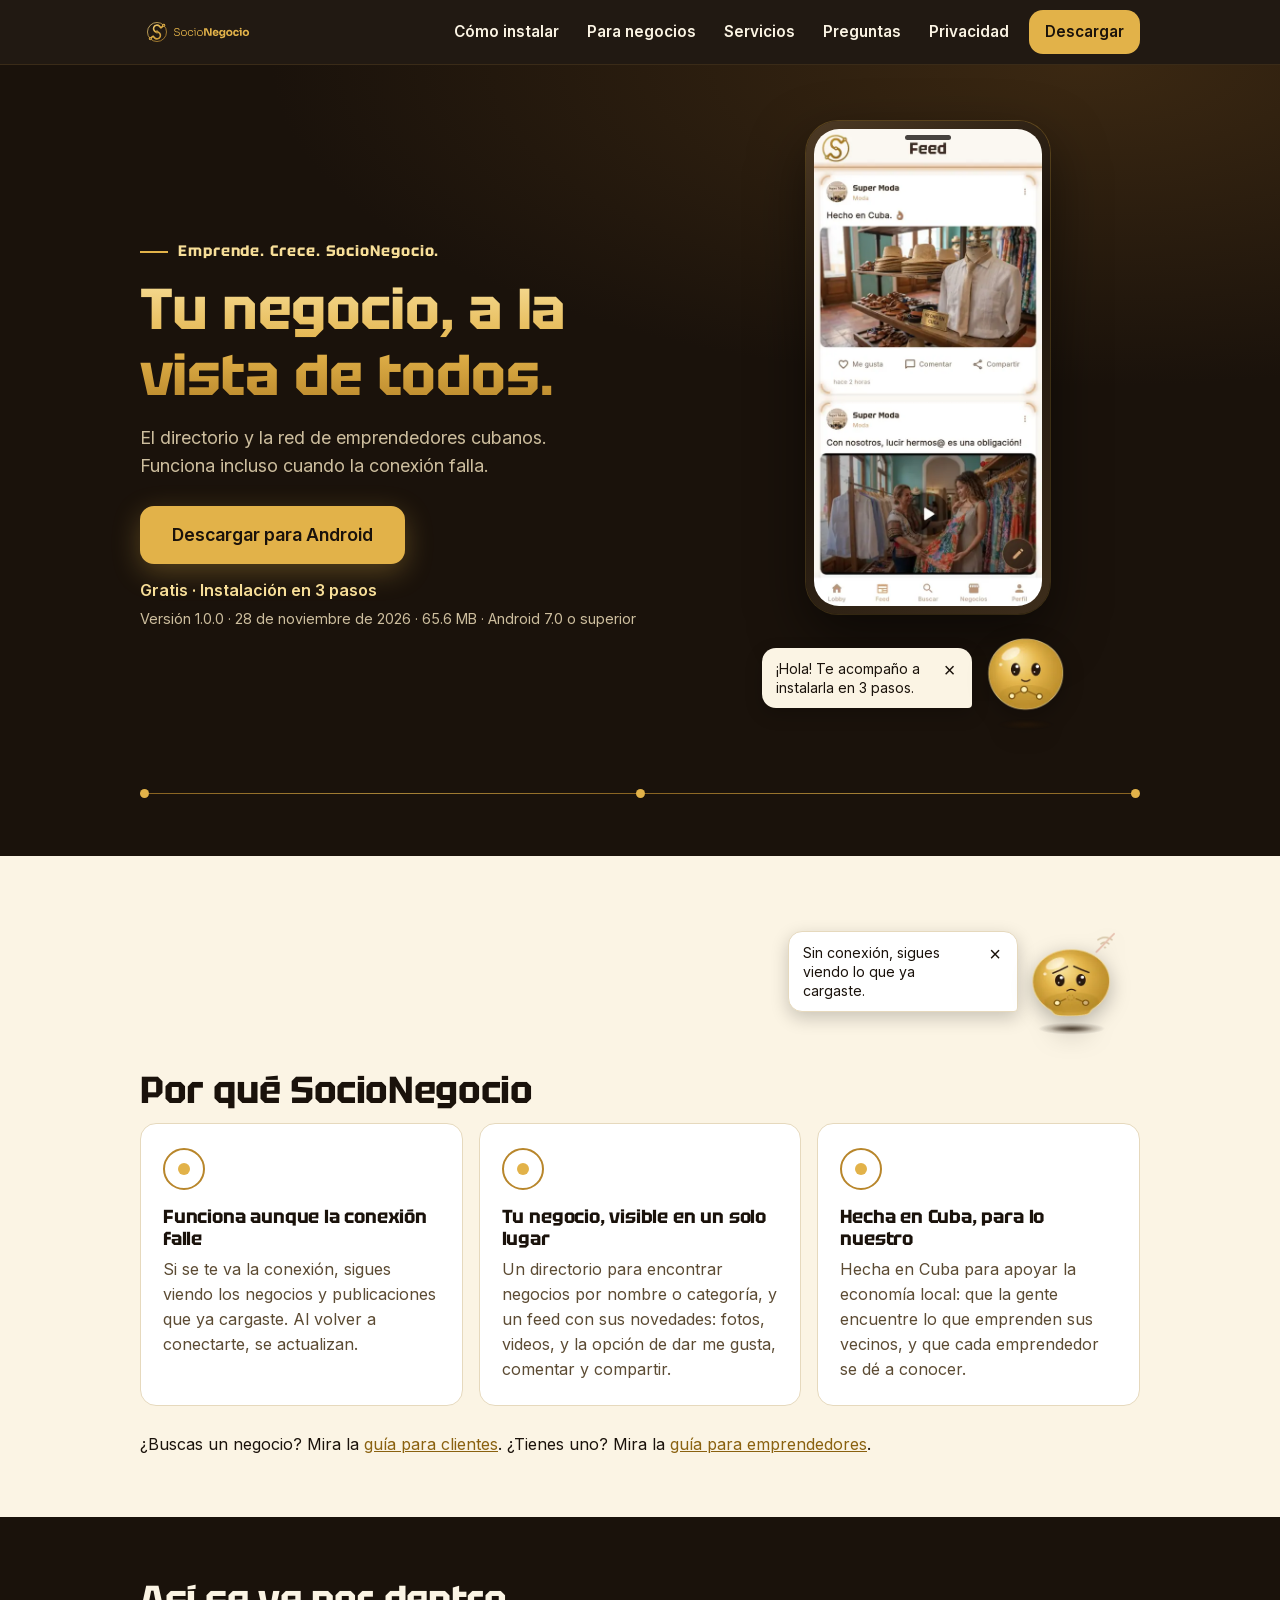
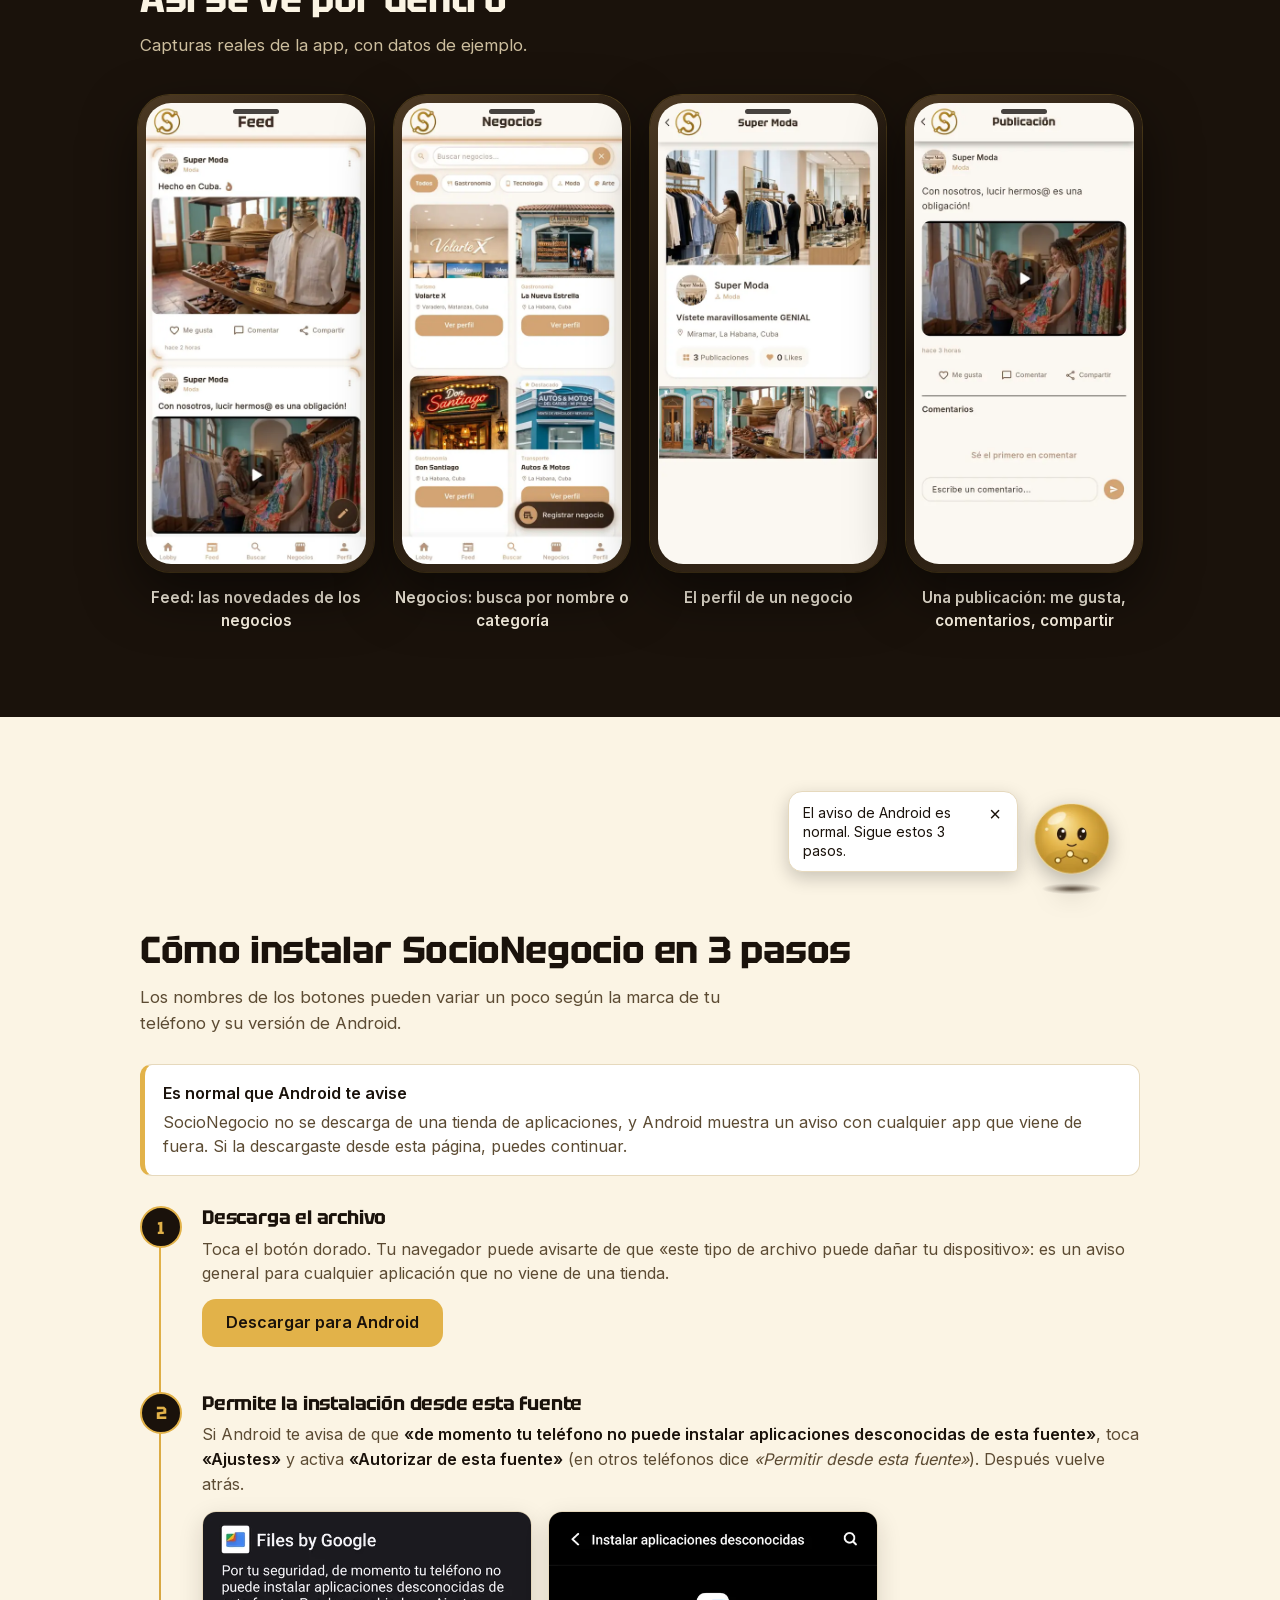
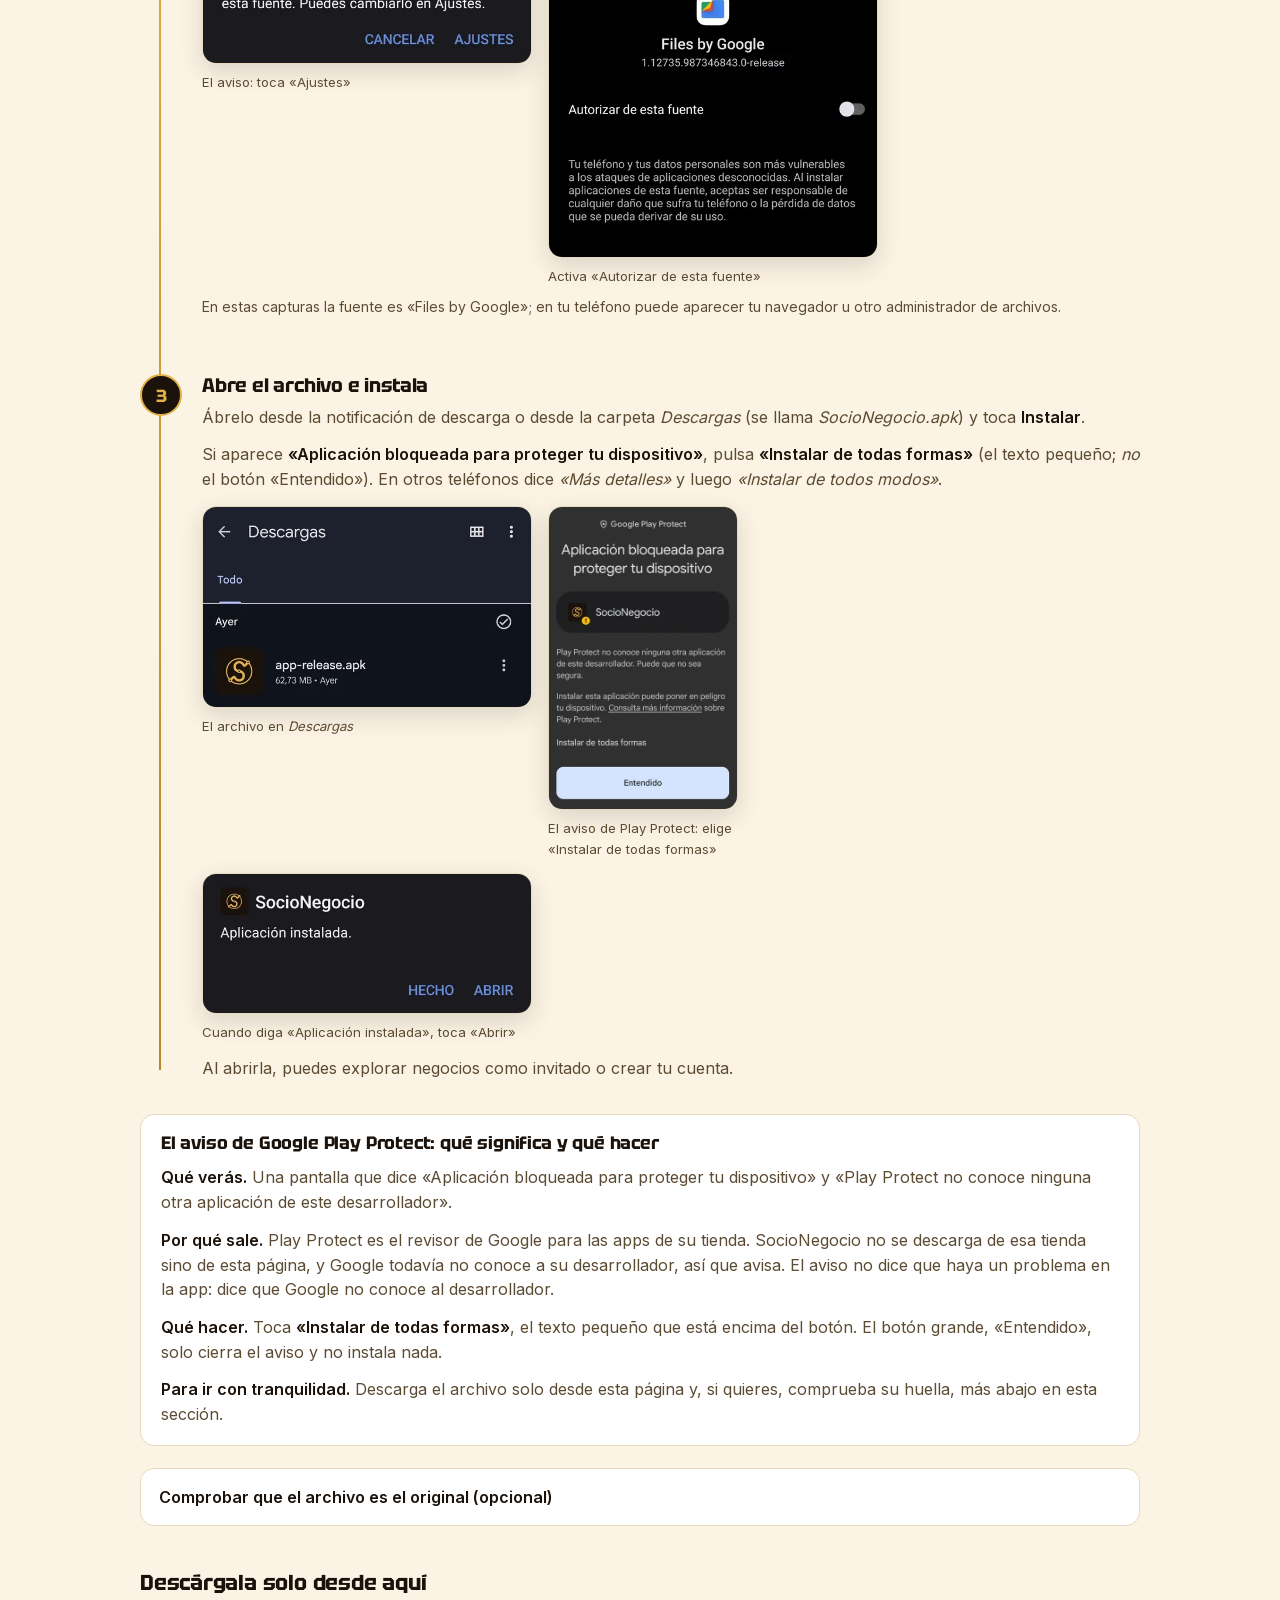
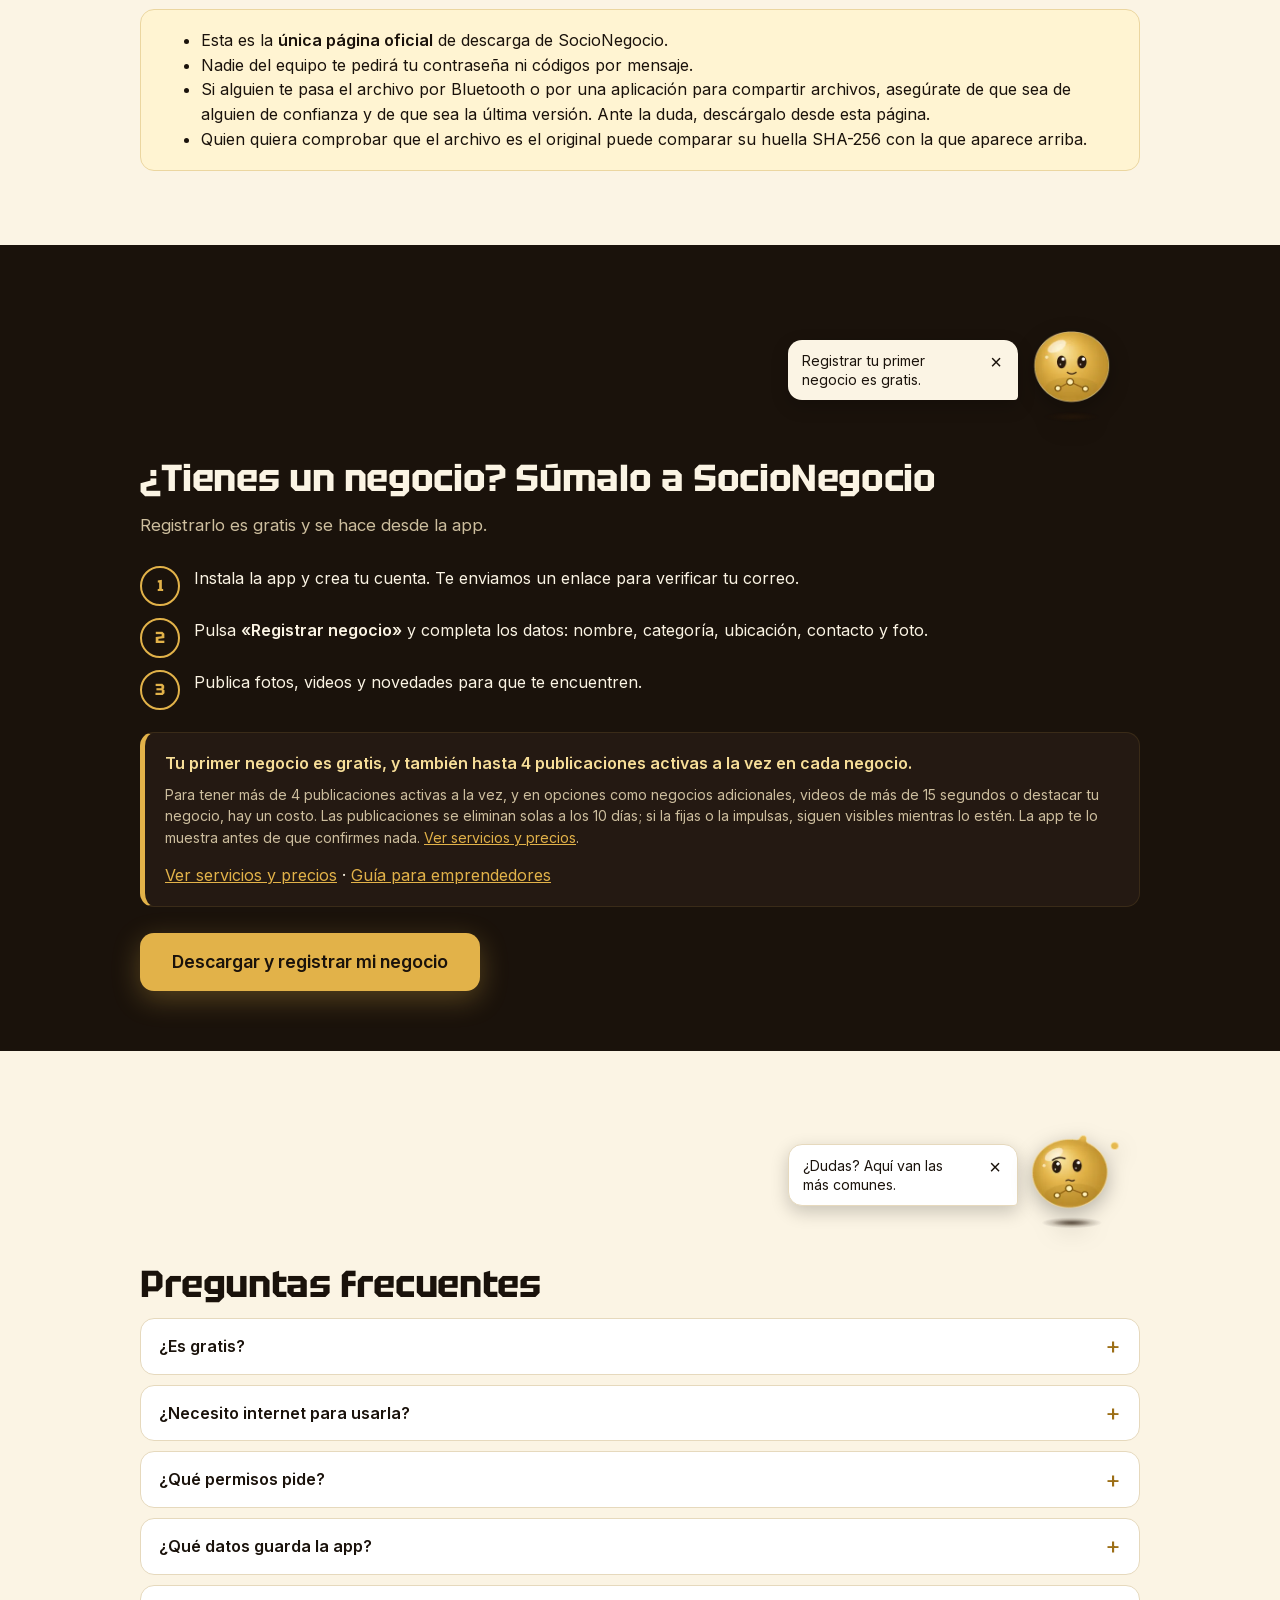
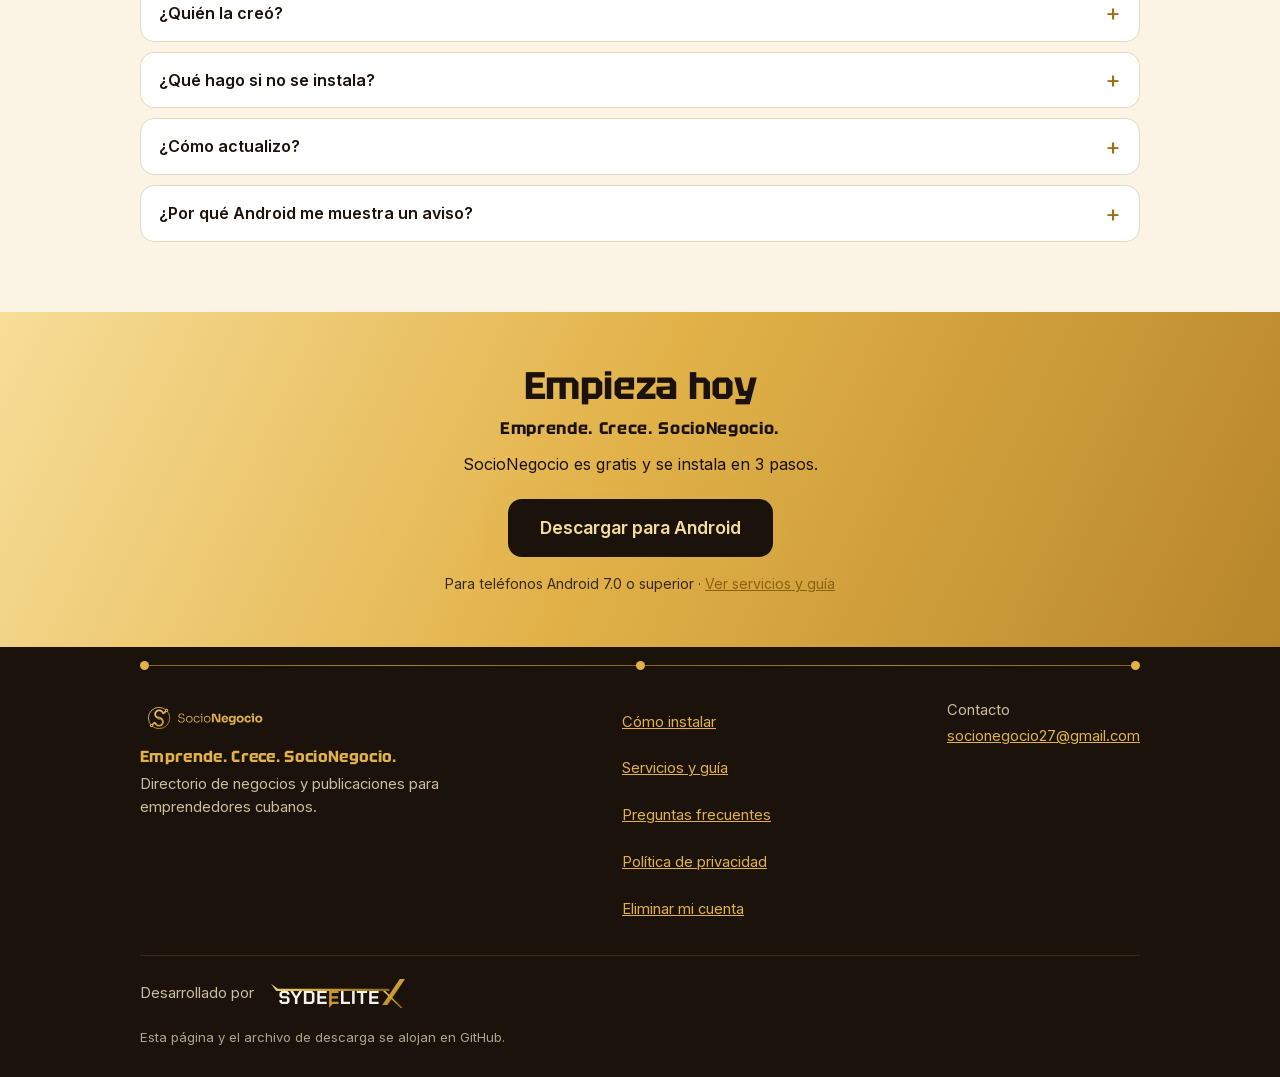
<file: index.html>
<!DOCTYPE html>
<html lang="es">
<head>
<meta charset="utf-8">
<meta name="viewport" content="width=device-width, initial-scale=1">
<title>SocioNegocio · Tu negocio, a la vista de todos</title>
<meta name="description" content="El directorio y la red de emprendedores cubanos. Descarga gratis la app para Android: funciona incluso cuando la conexión falla.">
<meta name="theme-color" content="#1A120B">
<link rel="canonical" href="https://sydelaptop.github.io/socionegocio-legal/">
<meta property="og:type" content="website">
<meta property="og:site_name" content="SocioNegocio">
<meta property="og:locale" content="es_LA">
<meta property="og:url" content="https://sydelaptop.github.io/socionegocio-legal/">
<meta property="og:title" content="SocioNegocio · Tu negocio, a la vista de todos">
<meta property="og:description" content="El directorio y la red de emprendedores cubanos. Descarga gratis la app para Android: funciona incluso cuando la conexión falla.">
<meta property="og:image" content="https://sydelaptop.github.io/socionegocio-legal/img/og.jpg">
<meta property="og:image:type" content="image/jpeg">
<meta property="og:image:width" content="1200">
<meta property="og:image:height" content="630">
<meta property="og:image:alt" content="SocioNegocio: Tu negocio, a la vista de todos. Directorio de emprendedores cubanos.">
<meta name="twitter:card" content="summary_large_image">
<meta name="twitter:title" content="SocioNegocio · Tu negocio, a la vista de todos">
<meta name="twitter:description" content="El directorio y la red de emprendedores cubanos. Descarga gratis la app para Android: funciona incluso cuando la conexión falla.">
<meta name="twitter:image" content="https://sydelaptop.github.io/socionegocio-legal/img/og.jpg">
<link rel="icon" href="favicon.ico" sizes="48x48">
<link rel="icon" href="favicon.svg" type="image/svg+xml">
<link rel="apple-touch-icon" href="apple-touch-icon.png">
<link rel="preload" href="fuentes/tektur-700.woff2" as="font" type="font/woff2" crossorigin>
<link rel="preload" href="fuentes/inter-400.woff2" as="font" type="font/woff2" crossorigin>
<script>document.documentElement.className+=' js'</script>
<link rel="stylesheet" href="estilo.css?v=20261128">
</head>
<body>
<a class="salto" href="#contenido">Saltar al contenido</a>
<header class="cab">
  <div class="cab__in">
    <a class="cab__logo" href="#inicio" aria-label="SocioNegocio, inicio"><img src="img/logo-horizontal-oscuro.svg" width="115" height="34" alt="SocioNegocio"></a>
    <nav class="cab__nav" id="cab-menu" aria-label="Principal">
      <a href="#instalar">Cómo instalar</a>
      <a href="#negocios">Para negocios</a>
      <a href="servicios.html">Servicios</a>
      <a href="#preguntas">Preguntas</a>
      <a href="privacidad.html">Privacidad</a>
    </nav>
    <a class="btn btn--sm js-descargar" href="https://github.com/SydeLaptop/socionegocio-legal/releases/latest/download/SocioNegocio.apk" data-texto="Descargar">Descargar</a>
    <button class="cab__menu" type="button" aria-expanded="false" aria-controls="cab-menu" aria-label="Abrir menú"><span class="cab__menu-barras" aria-hidden="true"></span></button>
  </div>
</header>
<main id="contenido">

<!-- ==================== 1. PORTADA ==================== -->
<section class="hero" id="inicio">
  <div class="hero__in">
    <div class="hero__txt">
      <p class="hero__lema">Emprende. Crece. SocioNegocio.</p>
      <h1>Tu negocio, a la vista de todos.</h1>
      <p class="hero__sub">El directorio y la red de emprendedores cubanos. Funciona incluso cuando la conexión falla.</p>
      <a id="descargar" class="btn btn--grande js-descargar" href="https://github.com/SydeLaptop/socionegocio-legal/releases/latest/download/SocioNegocio.apk" data-texto="Descargar para Android">Descargar para Android</a>
      <p class="confianza">Gratis · Instalación en 3 pasos</p>
      <p id="datos-version" class="datos-version">Para teléfonos Android 7.0 o superior</p>
    </div>
    <div class="hero__vis">
      <div class="tel"><div class="tel__pantalla"><img src="img/cap-feed.webp" width="480" height="1006" alt="Pantalla Feed de SocioNegocio: publicaciones de negocios con fotos, me gusta, comentar y compartir" fetchpriority="high" decoding="async"></div></div>
      <div class="guia guia--hero">
        <div class="azere__burbuja" role="note">¡Hola! Te acompaño a instalarla en 3 pasos.<button class="azere__x" type="button" aria-label="Cerrar mensaje de A-zere">×</button></div>
        <img src="img/azere-saludar.webp" data-anim="img/azere-saludar-anim.webp" width="240" height="279" alt="A-zere, tu guía" decoding="async">
      </div>
    </div>
  </div>
  <div class="ruta" aria-hidden="true" style="margin-top:30px"><i></i><b></b><i></i><b></b><i></i></div>
</section>

<!-- ==================== 2. POR QUÉ SOCIONEGOCIO ==================== -->
<section class="seccion" id="por-que">
  <div class="in">
    <div class="guia reveal">
        <div class="azere__burbuja" role="note">Sin conexión, sigues viendo lo que ya cargaste.<button class="azere__x" type="button" aria-label="Cerrar mensaje de A-zere">×</button></div>
        <img src="img/azere-sin-conexion.webp" data-anim="img/azere-sin-conexion-anim.webp" width="240" height="279" alt="A-zere, tu guía" loading="lazy" decoding="async">
      </div>
    <h2 class="reveal">Por qué SocioNegocio</h2>
    <ul class="cards">
      <li class="card reveal">
        <div class="nodo" aria-hidden="true"></div>
        <h3>Funciona aunque la conexión falle</h3>
        <p>Si se te va la conexión, sigues viendo los negocios y publicaciones que ya cargaste. Al volver a conectarte, se actualizan.</p>
      </li>
      <li class="card reveal">
        <div class="nodo" aria-hidden="true"></div>
        <h3>Tu negocio, visible en un solo lugar</h3>
        <p>Un directorio para encontrar negocios por nombre o categoría, y un feed con sus novedades: fotos, videos, y la opción de dar me gusta, comentar y compartir.</p>
      </li>
      <li class="card reveal">
        <div class="nodo" aria-hidden="true"></div>
        <h3>Hecha en Cuba, para lo nuestro</h3>
        <p>Hecha en Cuba para apoyar la economía local: que la gente encuentre lo que emprenden sus vecinos, y que cada emprendedor se dé a conocer.</p>
      </li>
    </ul>
    <p class="reveal" style="margin:26px 0 0">¿Buscas un negocio? Mira la <a href="servicios.html#clientes">guía para clientes</a>. ¿Tienes uno? Mira la <a href="servicios.html#emprendedores">guía para emprendedores</a>.</p>
  </div>
</section>

<!-- ==================== 3. CAPTURAS REALES ==================== -->
<section class="seccion seccion--cafe" id="capturas">
  <div class="in">
    <h2 class="reveal">Así se ve por dentro</h2>
    <p class="lead reveal">Capturas reales de la app, con datos de ejemplo.</p>
    <div class="galeria" tabindex="0" role="region" aria-label="Capturas de la app, desplázate hacia los lados">
      <figure class="reveal"><div class="tel"><div class="tel__pantalla"><img src="img/cap-feed.webp" width="480" height="1006" alt="Feed: publicaciones de negocios con fotos, me gusta, comentar y compartir" loading="lazy" decoding="async"></div></div><figcaption>Feed: las novedades de los negocios</figcaption></figure>
      <figure class="reveal"><div class="tel"><div class="tel__pantalla"><img src="img/cap-negocios.webp" width="480" height="1006" alt="Negocios: buscador, categorías y tarjetas de negocios con el botón Ver perfil" loading="lazy" decoding="async"></div></div><figcaption>Negocios: busca por nombre o categoría</figcaption></figure>
      <figure class="reveal"><div class="tel"><div class="tel__pantalla"><img src="img/cap-perfil.webp" width="480" height="1006" alt="Perfil de un negocio: portada, logo, categoría, ubicación y sus publicaciones" loading="lazy" decoding="async"></div></div><figcaption>El perfil de un negocio</figcaption></figure>
      <figure class="reveal"><div class="tel"><div class="tel__pantalla"><img src="img/cap-publicacion.webp" width="480" height="1006" alt="Una publicación con video, con los botones Me gusta, Comentar y Compartir" loading="lazy" decoding="async"></div></div><figcaption>Una publicación: me gusta, comentarios, compartir</figcaption></figure>
    </div>
  </div>
</section>

<!-- ==================== 4. CÓMO INSTALAR EN 3 PASOS ==================== -->
<section class="seccion" id="instalar">
  <div class="in">
    <div class="guia reveal">
        <div class="azere__burbuja" role="note">El aviso de Android es normal. Sigue estos 3 pasos.<button class="azere__x" type="button" aria-label="Cerrar mensaje de A-zere">×</button></div>
        <img src="img/azere-senalar.webp" data-anim="img/azere-senalar-anim.webp" width="240" height="279" alt="A-zere, tu guía" loading="lazy" decoding="async">
      </div>
    <h2 class="reveal">Cómo instalar SocioNegocio en 3 pasos</h2>
    <p class="lead reveal">Los nombres de los botones pueden variar un poco según la marca de tu teléfono y su versión de Android.</p>
    <div class="aviso reveal">
      <strong>Es normal que Android te avise</strong>
      <p>SocioNegocio no se descarga de una tienda de aplicaciones, y Android muestra un aviso con cualquier app que viene de fuera. Si la descargaste desde esta página, puedes continuar.</p>
    </div>
    <ol class="pasos3 reveal">
      <li class="paso">
        <span class="paso__n" aria-hidden="true">1</span>
        <h3>Descarga el archivo</h3>
        <p>Toca el botón dorado. Tu navegador puede avisarte de que «este tipo de archivo puede dañar tu dispositivo»: es un aviso general para cualquier aplicación que no viene de una tienda.</p>
        <a class="btn js-descargar" href="https://github.com/SydeLaptop/socionegocio-legal/releases/latest/download/SocioNegocio.apk" data-texto="Descargar para Android">Descargar para Android</a>
        <!-- CAPTURA OPCIONAL pendiente: el aviso del navegador al descargar el archivo -->
      </li>
      <li class="paso">
        <span class="paso__n" aria-hidden="true">2</span>
        <h3>Permite la instalación desde esta fuente</h3>
        <p>Si Android te avisa de que <strong>«de momento tu teléfono no puede instalar aplicaciones desconocidas de esta fuente»</strong>, toca <strong>«Ajustes»</strong> y activa <strong>«Autorizar de esta fuente»</strong> (en otros teléfonos dice <em>«Permitir desde esta fuente»</em>). Después vuelve atrás.</p>
        <div class="figs">
          <figure class="cap"><img src="img/cap-fuente-aviso.webp" width="560" height="260" alt="Aviso de Android: por tu seguridad, tu teléfono no puede instalar aplicaciones desconocidas de esta fuente, con los botones Cancelar y Ajustes" loading="lazy" decoding="async"><figcaption>El aviso: toca «Ajustes»</figcaption></figure>
          <figure class="cap"><img src="img/cap-fuente-ajustes.webp" width="560" height="589" alt="Pantalla Instalar aplicaciones desconocidas con el interruptor Autorizar de esta fuente" loading="lazy" decoding="async"><figcaption>Activa «Autorizar de esta fuente»</figcaption></figure>
        </div>
        <p class="nota" style="margin-top:10px">En estas capturas la fuente es «Files by Google»; en tu teléfono puede aparecer tu navegador u otro administrador de archivos.</p>
      </li>
      <li class="paso">
        <span class="paso__n" aria-hidden="true">3</span>
        <h3>Abre el archivo e instala</h3>
        <p>Ábrelo desde la notificación de descarga o desde la carpeta <em>Descargas</em> (se llama <em>SocioNegocio.apk</em>) y toca <strong>Instalar</strong>.</p>
        <p>Si aparece <strong>«Aplicación bloqueada para proteger tu dispositivo»</strong>, pulsa <strong>«Instalar de todas formas»</strong> (el texto pequeño; <em>no</em> el botón «Entendido»). En otros teléfonos dice <em>«Más detalles»</em> y luego <em>«Instalar de todos modos»</em>.</p>
        <div class="figs">
          <!-- REVISAR: la captura muestra "app-release.apk"; al publicar, volver a tomarla con el nombre real SocioNegocio.apk -->
          <figure class="cap"><img src="img/cap-descargas.webp" width="600" height="366" alt="Carpeta Descargas del teléfono con el archivo de instalación de SocioNegocio" loading="lazy" decoding="async"><figcaption>El archivo en <em>Descargas</em></figcaption></figure>
          <figure class="cap cap--v"><img src="img/cap-playprotect.webp" width="420" height="676" alt="Aviso de Google Play Protect: Aplicación bloqueada para proteger tu dispositivo, con la opción Instalar de todas formas" loading="lazy" decoding="async"><figcaption>El aviso de Play Protect: elige «Instalar de todas formas»</figcaption></figure>
        </div>
        <div class="figs">
          <figure class="cap"><img src="img/cap-instalada.webp" width="560" height="237" alt="Aviso Aplicación instalada con los botones Hecho y Abrir" loading="lazy" decoding="async"><figcaption>Cuando diga «Aplicación instalada», toca «Abrir»</figcaption></figure>
        </div>
        <p style="margin-top:14px">Al abrirla, puedes explorar negocios como invitado o crear tu cuenta.</p>
      </li>
    </ol>
    <div class="tarjeta explica reveal">
      <h3 style="font-size:1.12rem;margin-bottom:12px">El aviso de Google Play Protect: qué significa y qué hacer</h3>
      <p><strong>Qué verás.</strong> Una pantalla que dice «Aplicación bloqueada para proteger tu dispositivo» y «Play Protect no conoce ninguna otra aplicación de este desarrollador».</p>
      <p><strong>Por qué sale.</strong> Play Protect es el revisor de Google para las apps de su tienda. SocioNegocio no se descarga de esa tienda sino de esta página, y Google todavía no conoce a su desarrollador, así que avisa. El aviso no dice que haya un problema en la app: dice que Google no conoce al desarrollador.</p>
      <p><strong>Qué hacer.</strong> Toca <strong>«Instalar de todas formas»</strong>, el texto pequeño que está encima del botón. El botón grande, «Entendido», solo cierra el aviso y no instala nada.</p>
      <p><strong>Para ir con tranquilidad.</strong> Descarga el archivo solo desde esta página y, si quieres, comprueba su huella, más abajo en esta sección.</p>
    </div>
    <details id="detalle-version" class="verificar" hidden>
      <summary>Comprobar que el archivo es el original (opcional)</summary>
      <h3 style="font-size:1.05rem;margin:10px 0 4px">Versión <span id="v-numero"></span></h3>
      <p id="v-info" class="nota" style="margin:0 0 6px"></p>
      <ul id="v-notas" class="novedades" hidden></ul>
      <div id="v-huella-bloque" hidden>
        <p class="nota" style="margin:10px 0 0">Huella SHA-256 del archivo (para comprobar que es el original):</p>
        <div id="v-huella" class="huella"></div>
      </div>
    </details>
    <h2 class="reveal" style="font-size:1.35rem;margin-top:44px">Descárgala solo desde aquí</h2>
    <div class="tarjeta dorada reveal">
      <ul>
        <li>Esta es la <strong>única página oficial</strong> de descarga de SocioNegocio.</li>
        <li>Nadie del equipo te pedirá tu contraseña ni códigos por mensaje.</li>
        <li>Si alguien te pasa el archivo por Bluetooth o por una aplicación para compartir archivos, asegúrate de que sea de alguien de confianza y de que sea la última versión. Ante la duda, descárgalo desde esta página.</li>
        <li>Quien quiera comprobar que el archivo es el original puede comparar su huella SHA-256 con la que aparece arriba.</li>
      </ul>
    </div>
  </div>
</section>

<!-- ==================== 5. PARA NEGOCIOS ==================== -->
<section class="seccion seccion--cafe" id="negocios">
  <div class="in">
    <div class="guia reveal">
        <div class="azere__burbuja" role="note">Registrar tu primer negocio es gratis.<button class="azere__x" type="button" aria-label="Cerrar mensaje de A-zere">×</button></div>
        <img src="img/azere-senalar.webp" data-anim="img/azere-senalar-anim.webp" width="240" height="279" alt="A-zere, tu guía" loading="lazy" decoding="async">
      </div>
    <h2 class="reveal">¿Tienes un negocio? Súmalo a SocioNegocio</h2>
    <p class="lead reveal">Registrarlo es gratis y se hace desde la app.</p>
    <ol class="pasos-neg reveal">
      <li><span>Instala la app y crea tu cuenta. Te enviamos un enlace para verificar tu correo.</span></li>
      <li><span>Pulsa <strong>«Registrar negocio»</strong> y completa los datos: nombre, categoría, ubicación, contacto y foto.</span></li>
      <li><span>Publica fotos, videos y novedades para que te encuentren.</span></li>
    </ol>
    <div class="gratis reveal">
      <p><strong>Tu primer negocio es gratis, y también hasta 4 publicaciones activas a la vez en cada negocio.</strong></p>
      <p class="nota" style="margin:0">Para tener más de 4 publicaciones activas a la vez, y en opciones como negocios adicionales, videos de más de 15 segundos o destacar tu negocio, hay un costo. Las publicaciones se eliminan solas a los 10 días; si la fijas o la impulsas, siguen visibles mientras lo estén. La app te lo muestra antes de que confirmes nada. <a href="servicios.html">Ver servicios y precios</a>.</p>
      <p style="margin:14px 0 0"><a href="servicios.html#servicios">Ver servicios y precios</a> · <a href="servicios.html#emprendedores">Guía para emprendedores</a></p>
    </div>
    <a class="btn btn--grande js-descargar" href="https://github.com/SydeLaptop/socionegocio-legal/releases/latest/download/SocioNegocio.apk" data-texto="Descargar y registrar mi negocio">Descargar y registrar mi negocio</a>
  </div>
</section>

<!-- ==================== 6. PREGUNTAS FRECUENTES ==================== -->
<section class="seccion" id="preguntas">
  <div class="in faq">
    <div class="guia reveal">
        <div class="azere__burbuja" role="note">¿Dudas? Aquí van las más comunes.<button class="azere__x" type="button" aria-label="Cerrar mensaje de A-zere">×</button></div>
        <img src="img/azere-pensar.webp" data-anim="img/azere-pensar-anim.webp" width="240" height="279" alt="A-zere, tu guía" loading="lazy" decoding="async">
      </div>
    <h2 class="reveal">Preguntas frecuentes</h2>
    <details class="reveal"><summary>¿Es gratis?</summary><div class="resp"><p>Sí. Descargar y usar SocioNegocio no cuesta nada. Registrar tu primer negocio y tener hasta 4 publicaciones activas a la vez en cada negocio también es gratis. Algunas opciones para negocios tienen costo (más publicaciones, videos más largos, negocios adicionales y destacar tu negocio), y la app te lo muestra antes de que confirmes. Mira todos los servicios y sus precios en <a href="servicios.html#servicios">Servicios y guía</a>.</p></div></details>
    <details class="reveal"><summary>¿Necesito internet para usarla?</summary><div class="resp"><p>Para ver los negocios y publicaciones que ya cargaste, no siempre. Para crear tu cuenta, publicar, comentar o subir fotos y videos, sí necesitas conexión.</p></div></details>
    <details class="reveal"><summary>¿Qué permisos pide?</summary><div class="resp">
      <p>Estos son todos los permisos que la app pide según su archivo de instalación (sin contar uno interno que Android agrega para proteger a la propia app):</p>
      <ul>
        <li><strong>Internet y estado de la red:</strong> para conectarse y saber si hay conexión.</li>
        <li><strong>Notificaciones y vibración:</strong> para avisarte en el teléfono de tus pagos, tus denuncias y los comentarios en tus publicaciones. En Android 13 o superior, la app te pide permiso en pantalla y puedes negarlo; sin él, esos avisos los ves dentro de la app.</li>
        <li><strong>Recibir notificaciones (Google Firebase):</strong> permiso interno del servicio que hace llegar los avisos a tu teléfono.</li>
        <li><strong>Mantener el teléfono despierto:</strong> mientras la app termina una tarea o recibe una notificación.</li>
        <li><strong>Almacenamiento (leer y escribir):</strong> es un permiso antiguo que traen componentes que usa la app para preparar los videos y fotos que publicas. La app no te lo pide en pantalla: tú eliges las fotos y videos con el selector de tu teléfono.</li>
      </ul>
      <p><strong>No pide</strong> acceso a tu cámara, micrófono, ubicación, contactos ni mensajes.</p></div></details>
    <details class="reveal"><summary>¿Qué datos guarda la app?</summary><div class="resp"><p>Lo explicamos con detalle en la <a href="privacidad.html">Política de privacidad</a>. Si quieres que borremos tu cuenta y tus datos, puedes pedirlo desde la app (<em>Mi Perfil → Eliminar mi cuenta</em>) o desde <a href="eliminar-cuenta.html">esta página</a>.</p></div></details>
    <details class="reveal"><summary>¿Quién la creó?</summary><div class="resp"><p>SocioNegocio la desarrolla <strong>SydeEliteX</strong>, en Cuba. Puedes escribirnos a <a href="mailto:socionegocio27@gmail.com">socionegocio27@gmail.com</a>.</p></div></details>
    <details class="reveal"><summary>¿Qué hago si no se instala?</summary><div class="resp">
      <ol>
        <li>Comprueba que tu teléfono tenga <strong>Android 7.0 o superior</strong> (<em>Ajustes → Acerca del teléfono</em>).</li>
        <li>Libera espacio: el archivo pesa unos 60 MB y la instalación necesita más. Conviene tener unos 300 MB libres.</li>
        <li>Vuelve a descargarlo desde esta página. Si pesa mucho menos de lo indicado arriba, la descarga se cortó; y evita archivos que te hayan pasado por mensaje.</li>
        <li>Si Android te lo pide, autoriza la instalación desde esta fuente (paso 2).</li>
        <li>Si sale el aviso de Play Protect, elige <strong>«Instalar de todas formas»</strong> (paso 3).</li>
      </ol>
      <p>Si sigue sin funcionar, escríbenos a <a href="mailto:socionegocio27@gmail.com">socionegocio27@gmail.com</a> y cuéntanos qué teléfono tienes y qué ocurrió.</p></div></details>
    <details class="reveal"><summary>¿Cómo actualizo?</summary><div class="resp"><p>Cuando haya una versión nueva, descárgala desde esta página y ábrela igual que la primera vez. Se instala <strong>sobre la anterior</strong>, sin perder tu cuenta ni tus datos.</p></div></details>
    <details class="reveal"><summary>¿Por qué Android me muestra un aviso?</summary><div class="resp"><p>Porque SocioNegocio no viene de una tienda de aplicaciones: Android avisa con cualquier app que se instala desde un archivo, y Google Play Protect puede añadir su propio aviso (lo explicamos en «Cómo instalar»). Es normal; lo importante es descargarla solo desde esta página.</p></div></details>
  </div>
</section>

<!-- ==================== LLAMADA FINAL ==================== -->
<section class="cta">
  <div class="in">
    <h2>Empieza hoy</h2>
    <p class="cta__lema">Emprende. Crece. SocioNegocio.</p>
    <p>SocioNegocio es gratis y se instala en 3 pasos.</p>
    <a class="btn btn--oscuro btn--grande js-descargar" href="https://github.com/SydeLaptop/socionegocio-legal/releases/latest/download/SocioNegocio.apk" data-texto="Descargar para Android">Descargar para Android</a>
    <p class="nota">Para teléfonos Android 7.0 o superior · <a href="servicios.html">Ver servicios y guía</a></p>
  </div>
</section>

</main>
<footer class="pie">
  <div class="ruta" aria-hidden="true"><i></i><b></b><i></i><b></b><i></i></div>
  <div class="in">
    <div class="pie__fila">
      <div class="pie__logo">
        <img src="img/logo-horizontal-oscuro.svg" width="129" height="38" alt="SocioNegocio" loading="lazy">
        <p class="pie__lema">Emprende. Crece. SocioNegocio.</p>
        <p>Directorio de negocios y publicaciones para emprendedores cubanos.</p>
      </div>
      <nav aria-label="Enlaces del pie">
        <ul>
          <li><a href="#instalar">Cómo instalar</a></li>
          <li><a href="servicios.html">Servicios y guía</a></li>
          <li><a href="#preguntas">Preguntas frecuentes</a></li>
          <li><a href="privacidad.html">Política de privacidad</a></li>
          <li><a href="eliminar-cuenta.html">Eliminar mi cuenta</a></li>
        </ul>
      </nav>
      <div>
        <p style="margin:0 0 4px">Contacto</p>
        <a href="mailto:socionegocio27@gmail.com">socionegocio27@gmail.com</a>
      </div>
    </div>
    <div class="pie__firma">
      <span>Desarrollado por</span>
      <img src="img/sydeelitex-logo-oscuro.svg" width="140" height="35" alt="SydeEliteX" loading="lazy">
    </div>
    <p class="pie__nota">Esta página y el archivo de descarga se alojan en GitHub.</p>
  </div>
</footer>
<script src="app.js?v=20261104" defer></script>
</body>
</html>
</file>
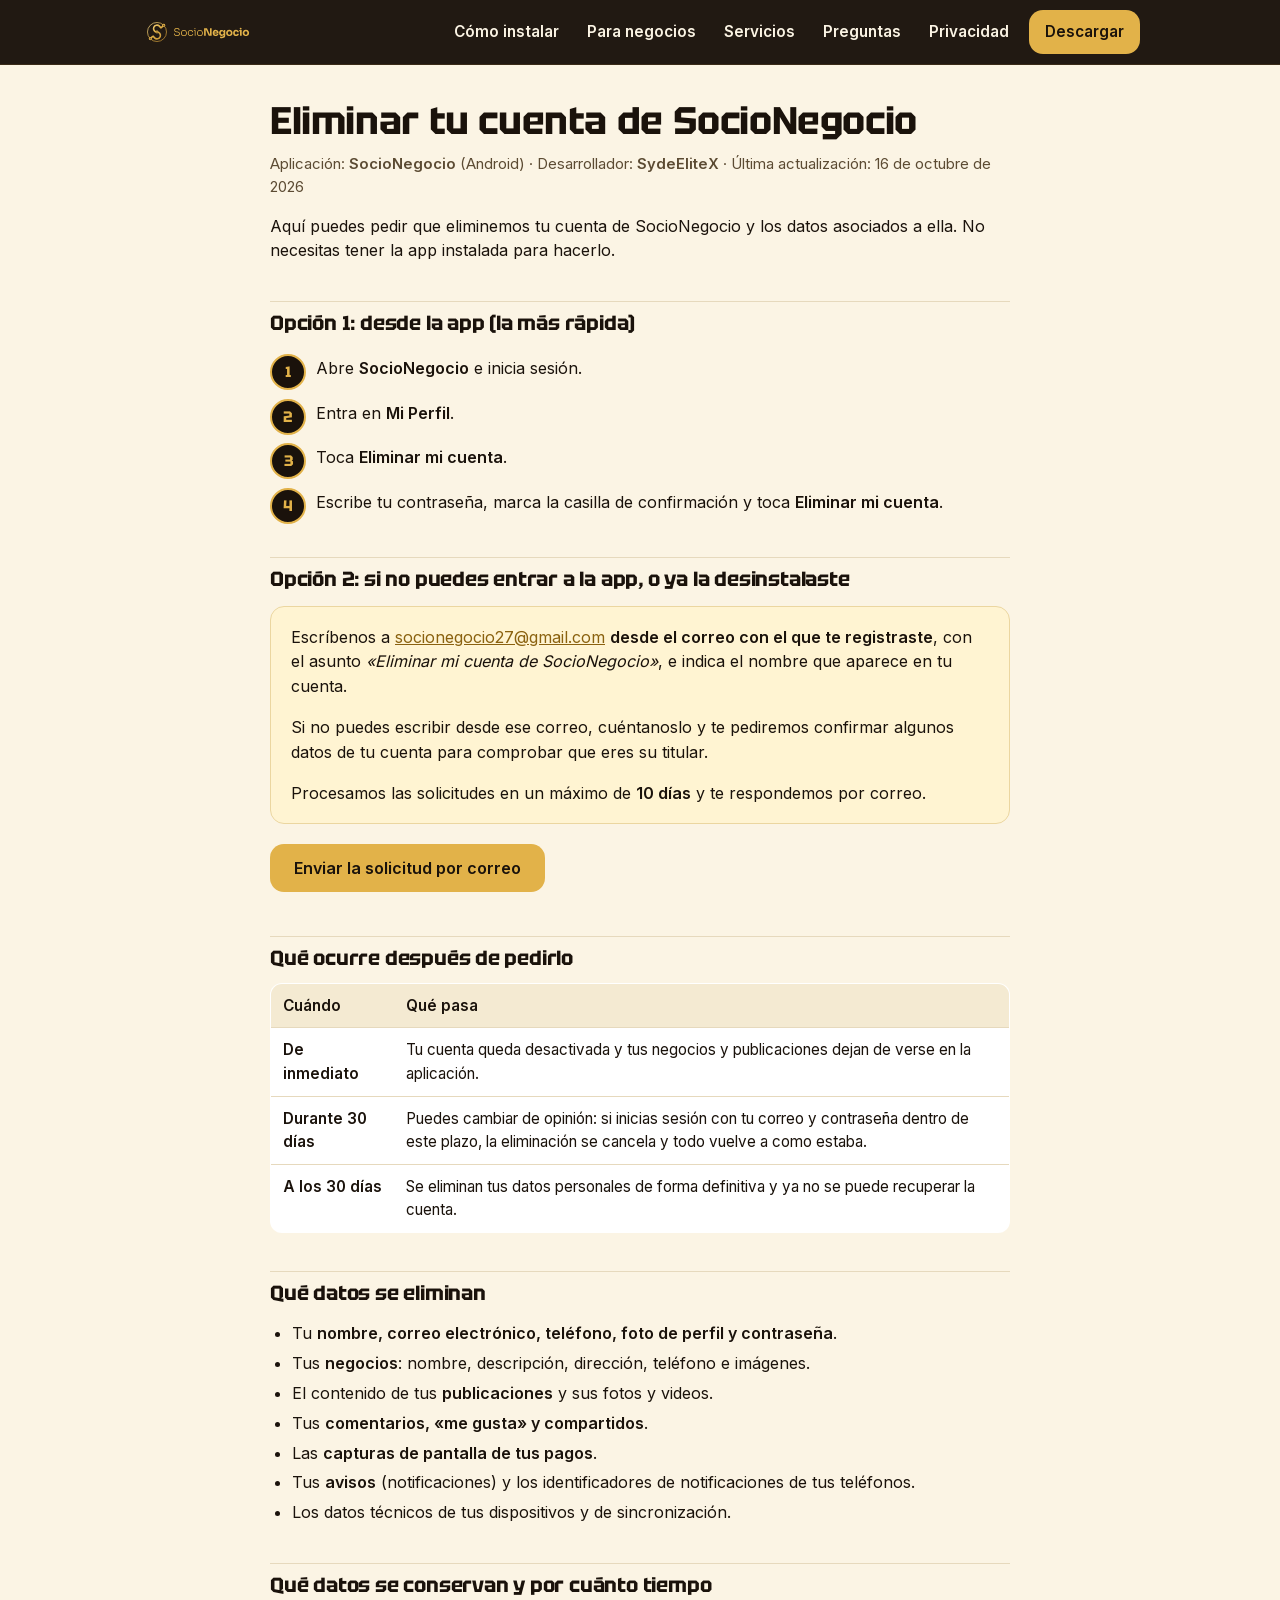
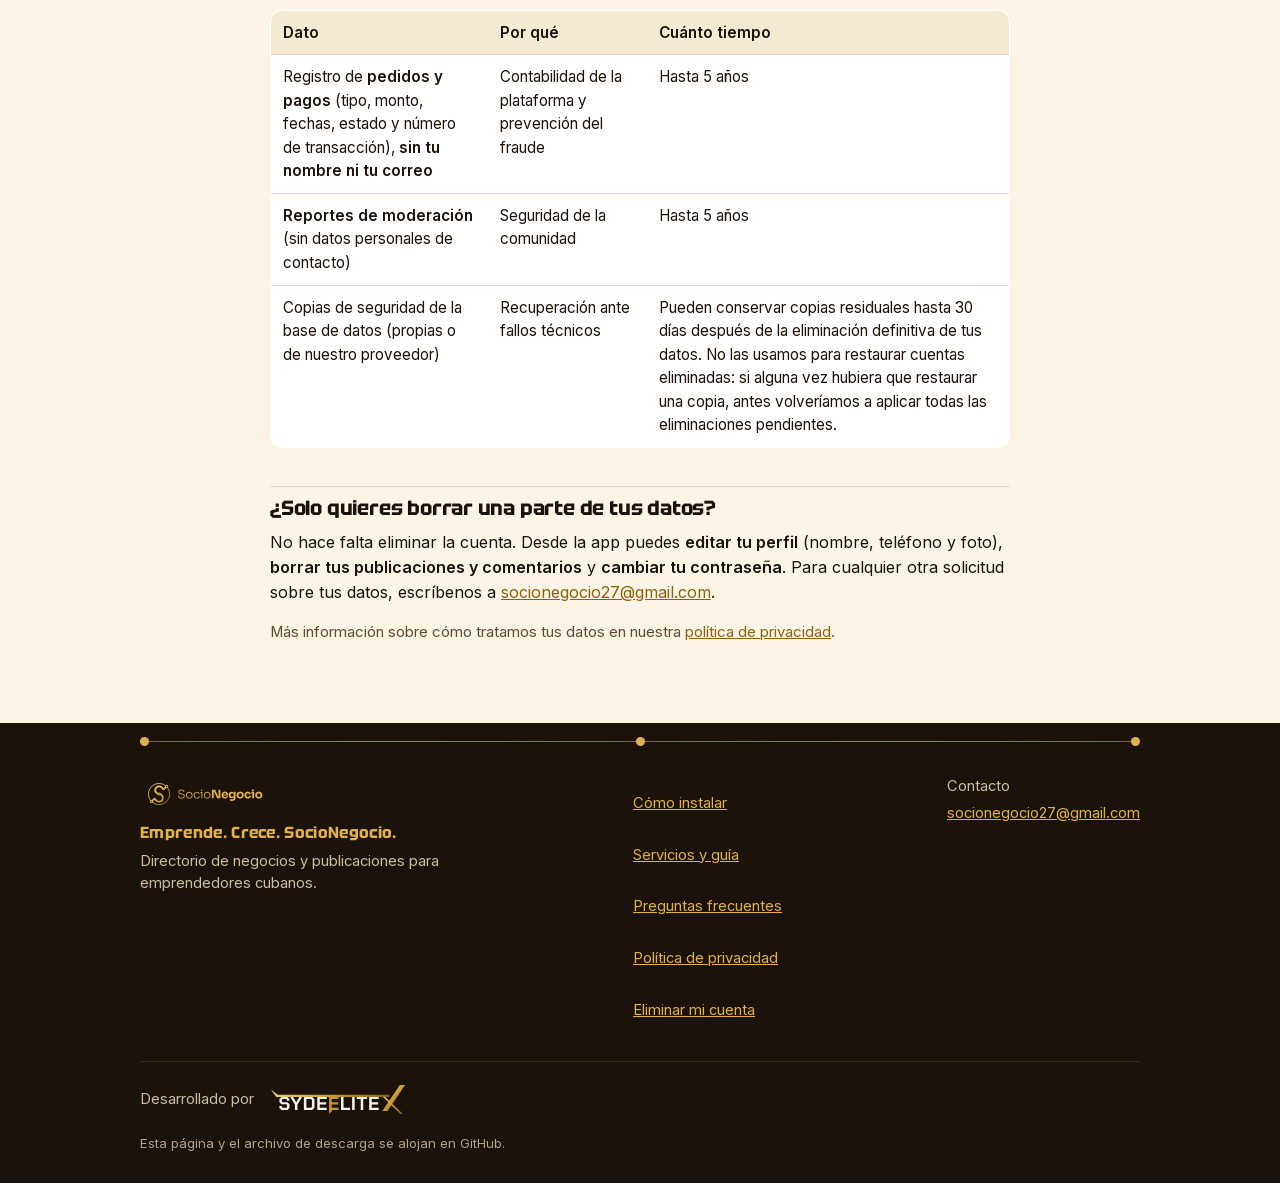
<file: eliminar-cuenta.html>
<!DOCTYPE html>
<html lang="es">
<head>
<meta charset="utf-8">
<meta name="viewport" content="width=device-width, initial-scale=1">
<title>Eliminar mi cuenta · SocioNegocio</title>
<meta name="description" content="Cómo eliminar tu cuenta de SocioNegocio y tus datos, qué se borra, qué se conserva y por cuánto tiempo.">
<meta name="theme-color" content="#1A120B">
<link rel="icon" href="favicon.ico" sizes="48x48">
<link rel="icon" href="favicon.svg" type="image/svg+xml">
<link rel="apple-touch-icon" href="apple-touch-icon.png">
<link rel="preload" href="fuentes/tektur-700.woff2" as="font" type="font/woff2" crossorigin>
<link rel="preload" href="fuentes/inter-400.woff2" as="font" type="font/woff2" crossorigin>
<script>document.documentElement.className+=' js'</script>
<link rel="stylesheet" href="estilo.css?v=20261128">
</head>
<body class="legal">
<a class="salto" href="#contenido">Saltar al contenido</a>
<header class="cab">
  <div class="cab__in">
    <a class="cab__logo" href="index.html" aria-label="SocioNegocio, inicio"><img src="img/logo-horizontal-oscuro.svg" width="115" height="34" alt="SocioNegocio"></a>
    <nav class="cab__nav" id="cab-menu" aria-label="Principal">
      <a href="index.html#instalar">Cómo instalar</a>
      <a href="index.html#negocios">Para negocios</a>
      <a href="servicios.html">Servicios</a>
      <a href="index.html#preguntas">Preguntas</a>
      <a href="privacidad.html">Privacidad</a>
    </nav>
    <a class="btn btn--sm" href="index.html#inicio">Descargar</a>
    <button class="cab__menu" type="button" aria-expanded="false" aria-controls="cab-menu" aria-label="Abrir menú"><span class="cab__menu-barras" aria-hidden="true"></span></button>
  </div>
</header>
<main id="contenido">

<h1>Eliminar tu cuenta de SocioNegocio</h1>
<p class="suave">Aplicación: <strong>SocioNegocio</strong> (Android) · Desarrollador: <strong>SydeEliteX</strong> · Última actualización: 16 de octubre de 2026</p>
<p>Aquí puedes pedir que eliminemos tu cuenta de SocioNegocio y los datos asociados a ella. No necesitas tener la app instalada para hacerlo.</p>

<h2>Opción 1: desde la app (la más rápida)</h2>
<ol class="pasos">
  <li>Abre <strong>SocioNegocio</strong> e inicia sesión.</li>
  <li>Entra en <strong>Mi Perfil</strong>.</li>
  <li>Toca <strong>Eliminar mi cuenta</strong>.</li>
  <li>Escribe tu contraseña, marca la casilla de confirmación y toca <strong>Eliminar mi cuenta</strong>.</li>
</ol>

<h2>Opción 2: si no puedes entrar a la app, o ya la desinstalaste</h2>
<div class="tarjeta dorada">
  <p style="margin-top:0">Escríbenos a <a href="mailto:socionegocio27@gmail.com?subject=Eliminar%20mi%20cuenta%20de%20SocioNegocio&amp;body=Quiero%20que%20eliminen%20mi%20cuenta%20de%20SocioNegocio.%0A%0ANombre%20en%20la%20cuenta%3A%20%0ACorreo%20de%20la%20cuenta%3A%20">socionegocio27@gmail.com</a> <strong>desde el correo con el que te registraste</strong>, con el asunto <em>«Eliminar mi cuenta de SocioNegocio»</em>, e indica el nombre que aparece en tu cuenta.</p>
  <p>Si no puedes escribir desde ese correo, cuéntanoslo y te pediremos confirmar algunos datos de tu cuenta para comprobar que eres su titular.</p>
  <p style="margin-bottom:0">Procesamos las solicitudes en un máximo de <strong>10 días</strong> y te respondemos por correo.</p>
</div>
<p><a class="boton" href="mailto:socionegocio27@gmail.com?subject=Eliminar%20mi%20cuenta%20de%20SocioNegocio&amp;body=Quiero%20que%20eliminen%20mi%20cuenta%20de%20SocioNegocio.%0A%0ANombre%20en%20la%20cuenta%3A%20%0ACorreo%20de%20la%20cuenta%3A%20">Enviar la solicitud por correo</a></p>

<h2>Qué ocurre después de pedirlo</h2>
<table>
  <thead><tr><th>Cuándo</th><th>Qué pasa</th></tr></thead>
  <tbody>
    <tr><td data-et="Cuándo"><strong>De inmediato</strong></td><td data-et="Qué pasa">Tu cuenta queda desactivada y tus negocios y publicaciones dejan de verse en la aplicación.</td></tr>
    <tr><td data-et="Cuándo"><strong>Durante 30 días</strong></td><td data-et="Qué pasa">Puedes cambiar de opinión: si inicias sesión con tu correo y contraseña dentro de este plazo, la eliminación se cancela y todo vuelve a como estaba.</td></tr>
    <tr><td data-et="Cuándo"><strong>A los 30 días</strong></td><td data-et="Qué pasa">Se eliminan tus datos personales de forma definitiva y ya no se puede recuperar la cuenta.</td></tr>
  </tbody>
</table>

<h2>Qué datos se eliminan</h2>
<ul>
  <li>Tu <strong>nombre, correo electrónico, teléfono, foto de perfil y contraseña</strong>.</li>
  <li>Tus <strong>negocios</strong>: nombre, descripción, dirección, teléfono e imágenes.</li>
  <li>El contenido de tus <strong>publicaciones</strong> y sus fotos y videos.</li>
  <li>Tus <strong>comentarios, «me gusta» y compartidos</strong>.</li>
  <li>Las <strong>capturas de pantalla de tus pagos</strong>.</li>
  <li>Tus <strong>avisos</strong> (notificaciones) y los identificadores de notificaciones de tus teléfonos.</li>
  <li>Los datos técnicos de tus dispositivos y de sincronización.</li>
</ul>

<h2>Qué datos se conservan y por cuánto tiempo</h2>
<table>
  <thead><tr><th>Dato</th><th>Por qué</th><th>Cuánto tiempo</th></tr></thead>
  <tbody>
    <tr>
      <td data-et="Dato">Registro de <strong>pedidos y pagos</strong> (tipo, monto, fechas, estado y número de transacción), <strong>sin tu nombre ni tu correo</strong></td>
      <td data-et="Por qué">Contabilidad de la plataforma y prevención del fraude</td>
      <td data-et="Cuánto tiempo">Hasta 5 años</td>
    </tr>
    <tr>
      <td data-et="Dato"><strong>Reportes de moderación</strong> (sin datos personales de contacto)</td>
      <td data-et="Por qué">Seguridad de la comunidad</td>
      <td data-et="Cuánto tiempo">Hasta 5 años</td>
    </tr>
    <tr>
      <td data-et="Dato">Copias de seguridad de la base de datos (propias o de nuestro proveedor)</td>
      <td data-et="Por qué">Recuperación ante fallos técnicos</td>
      <td data-et="Cuánto tiempo">Pueden conservar copias residuales hasta 30 días después de la eliminación definitiva de tus datos. No las usamos para restaurar cuentas eliminadas: si alguna vez hubiera que restaurar una copia, antes volveríamos a aplicar todas las eliminaciones pendientes.</td>
    </tr>
  </tbody>
</table>

<h2>¿Solo quieres borrar una parte de tus datos?</h2>
<p>No hace falta eliminar la cuenta. Desde la app puedes <strong>editar tu perfil</strong> (nombre, teléfono y foto), <strong>borrar tus publicaciones y comentarios</strong> y <strong>cambiar tu contraseña</strong>. Para cualquier otra solicitud sobre tus datos, escríbenos a <a href="mailto:socionegocio27@gmail.com">socionegocio27@gmail.com</a>.</p>

<p class="suave">Más información sobre cómo tratamos tus datos en nuestra <a href="privacidad.html">política de privacidad</a>.</p>
</main>
<footer class="pie">
  <div class="ruta" aria-hidden="true"><i></i><b></b><i></i><b></b><i></i></div>
  <div class="in">
    <div class="pie__fila">
      <div class="pie__logo">
        <img src="img/logo-horizontal-oscuro.svg" width="129" height="38" alt="SocioNegocio" loading="lazy">
        <p class="pie__lema">Emprende. Crece. SocioNegocio.</p>
        <p>Directorio de negocios y publicaciones para emprendedores cubanos.</p>
      </div>
      <nav aria-label="Enlaces del pie">
        <ul>
          <li><a href="index.html#instalar">Cómo instalar</a></li>
          <li><a href="servicios.html">Servicios y guía</a></li>
          <li><a href="index.html#preguntas">Preguntas frecuentes</a></li>
          <li><a href="privacidad.html">Política de privacidad</a></li>
          <li><a href="eliminar-cuenta.html">Eliminar mi cuenta</a></li>
        </ul>
      </nav>
      <div>
        <p style="margin:0 0 4px">Contacto</p>
        <a href="mailto:socionegocio27@gmail.com">socionegocio27@gmail.com</a>
      </div>
    </div>
    <div class="pie__firma">
      <span>Desarrollado por</span>
      <img src="img/sydeelitex-logo-oscuro.svg" width="140" height="35" alt="SydeEliteX" loading="lazy">
    </div>
    <p class="pie__nota">Esta página y el archivo de descarga se alojan en GitHub.</p>
  </div>
</footer>
<script src="app.js?v=20261104" defer></script>
</body>
</html>
</file>
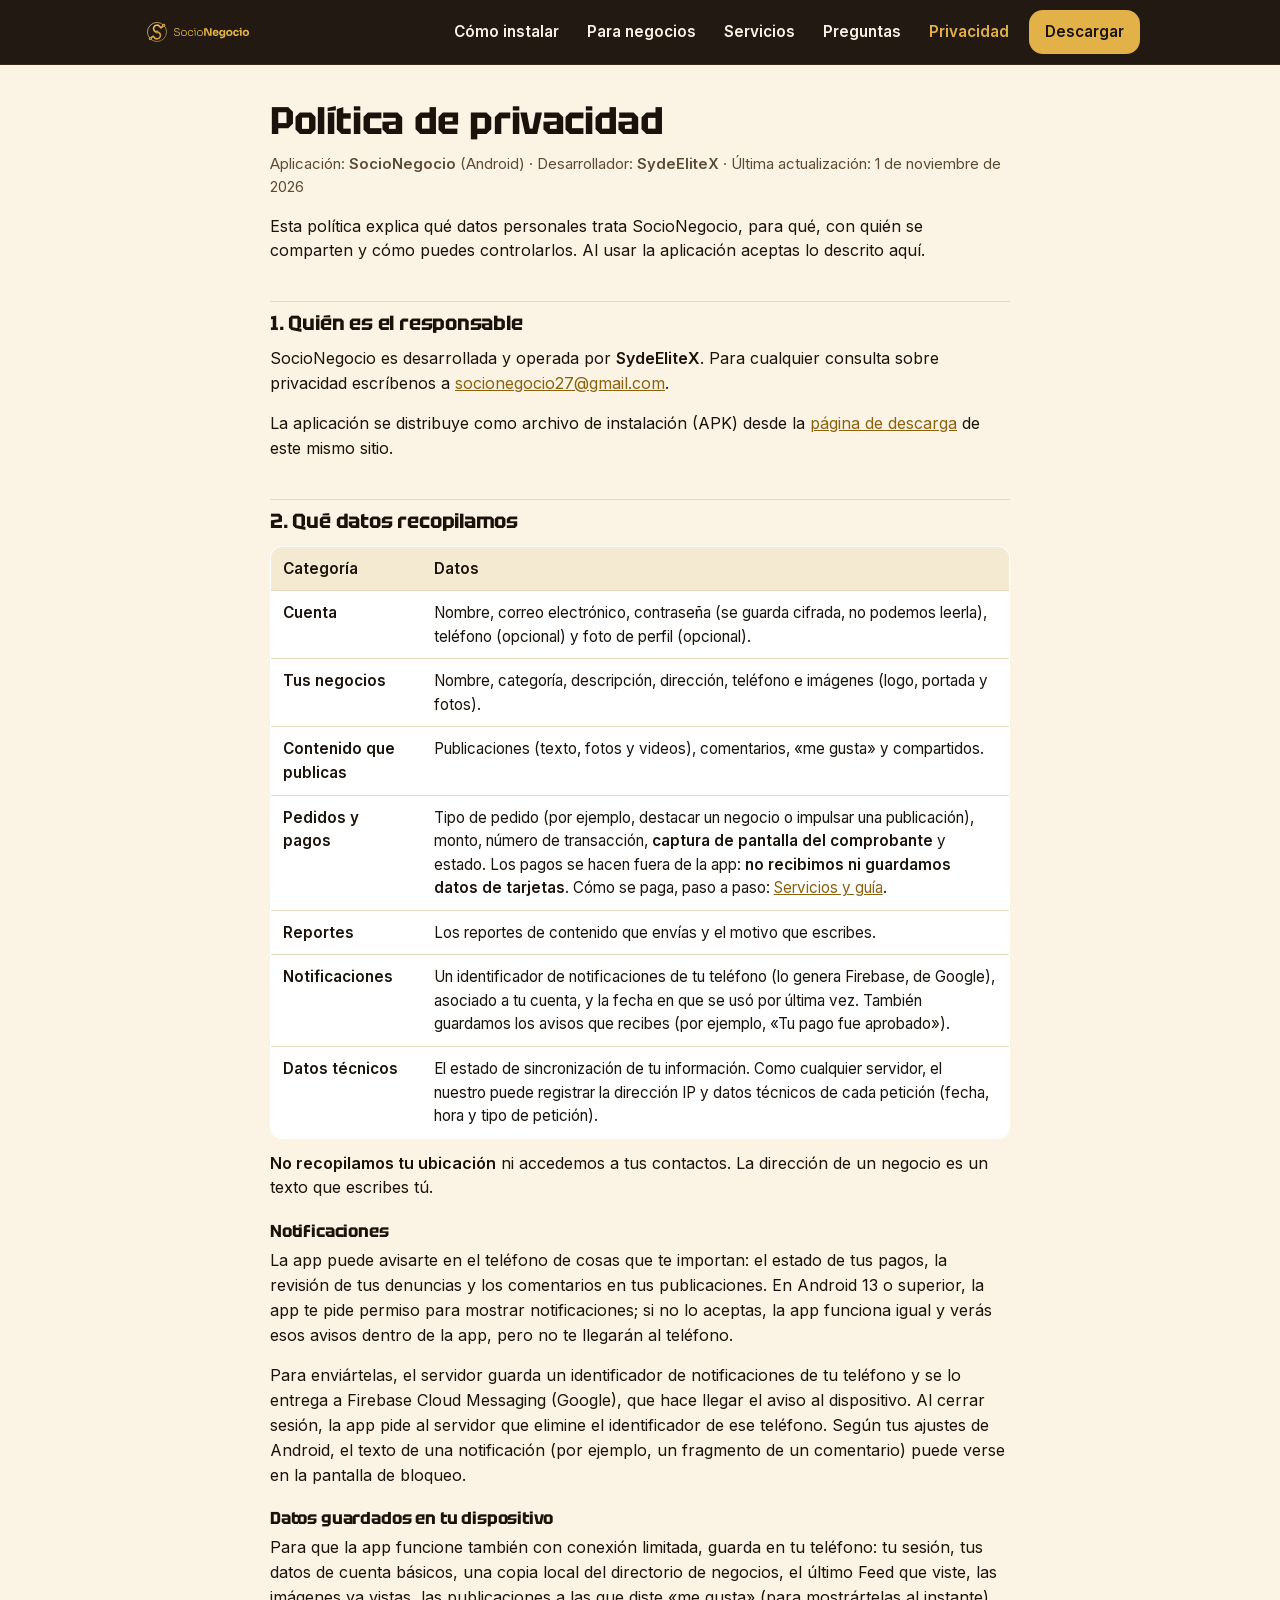
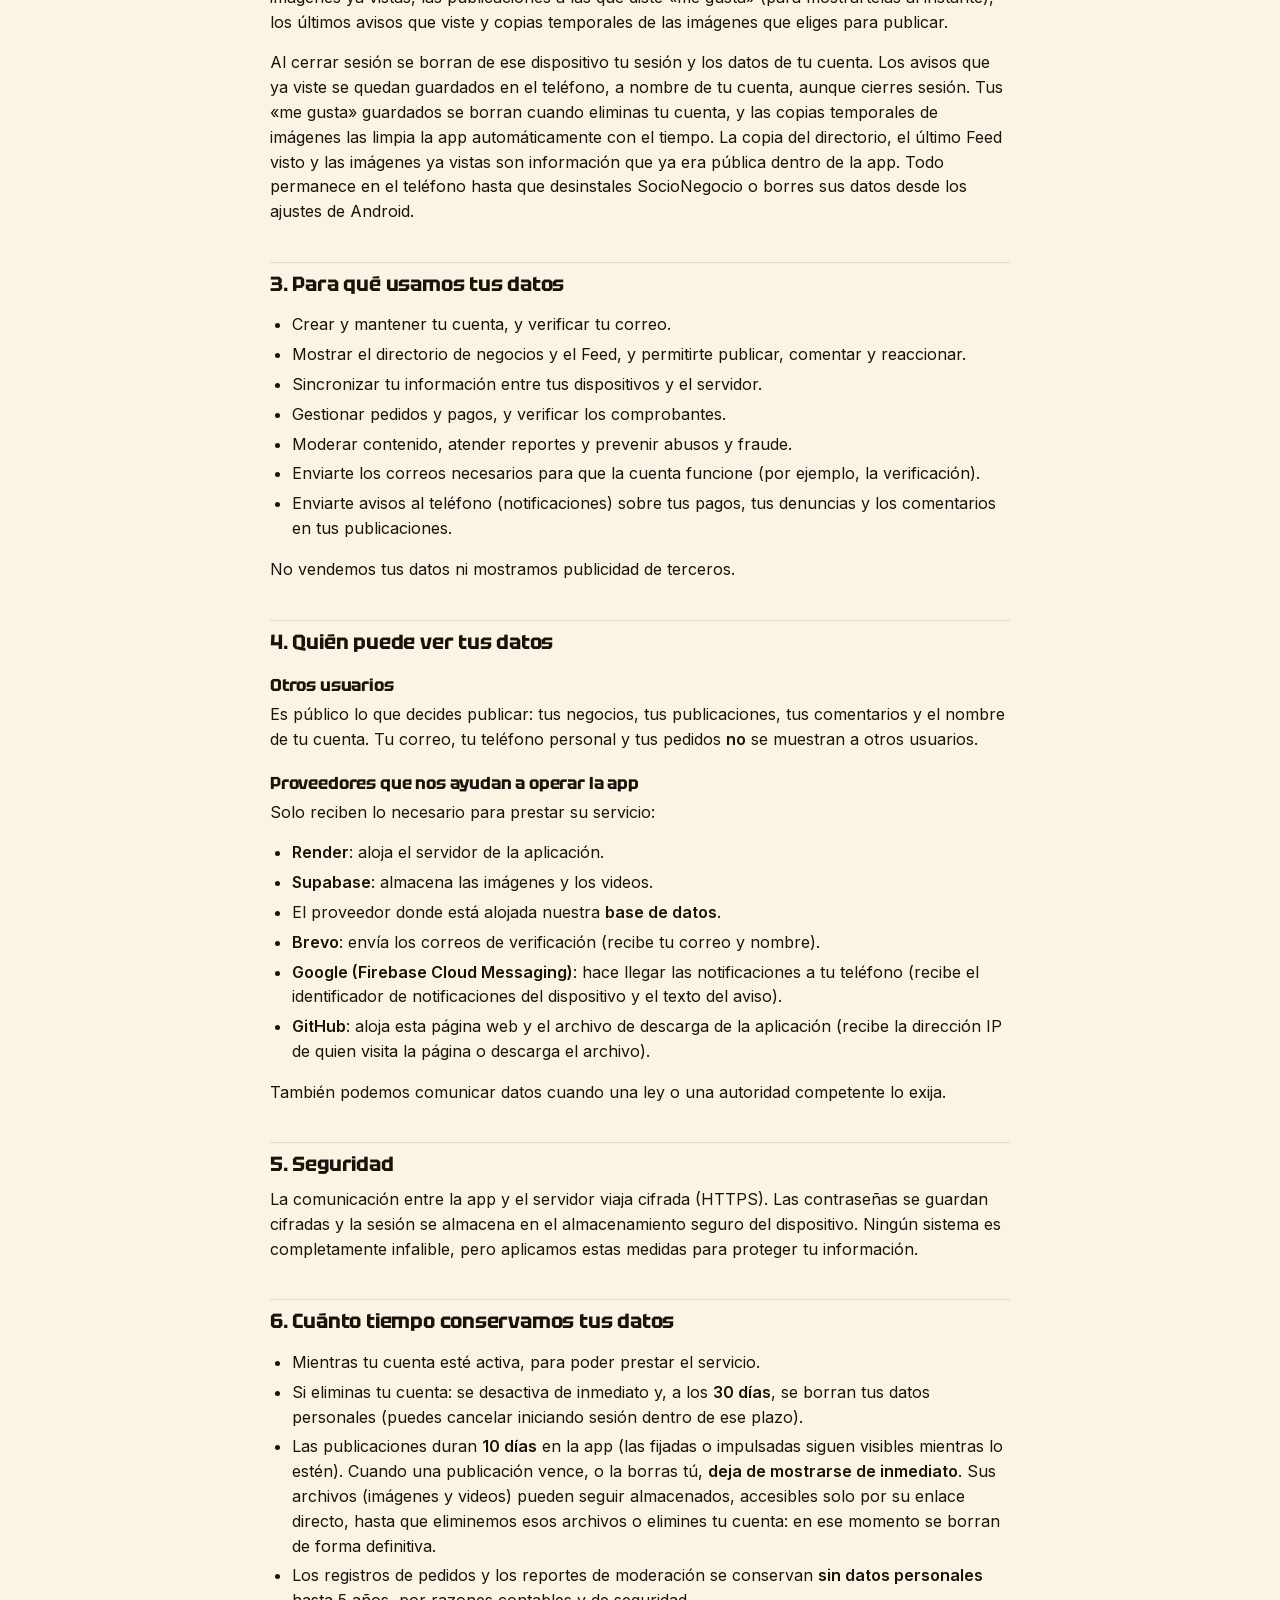
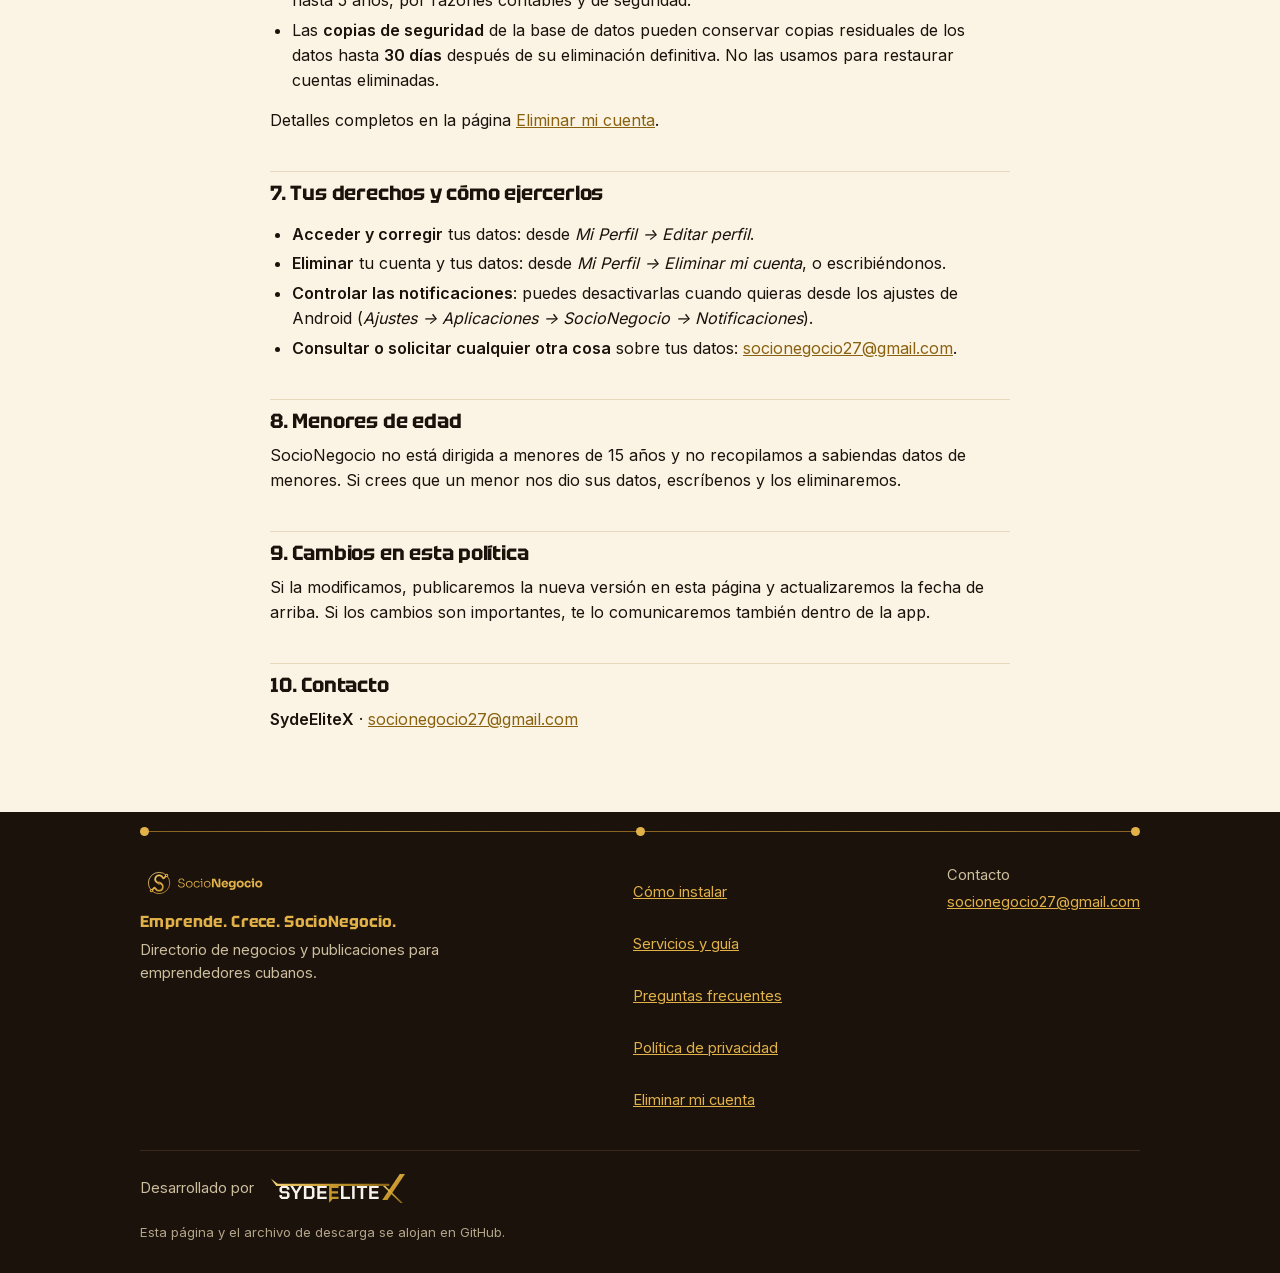
<file: privacidad.html>
<!DOCTYPE html>
<html lang="es">
<head>
<meta charset="utf-8">
<meta name="viewport" content="width=device-width, initial-scale=1">
<title>Política de privacidad · SocioNegocio</title>
<meta name="description" content="Qué datos recopila SocioNegocio, para qué los usa, con quién los comparte y cuánto tiempo los conserva.">
<meta name="theme-color" content="#1A120B">
<link rel="icon" href="favicon.ico" sizes="48x48">
<link rel="icon" href="favicon.svg" type="image/svg+xml">
<link rel="apple-touch-icon" href="apple-touch-icon.png">
<link rel="preload" href="fuentes/tektur-700.woff2" as="font" type="font/woff2" crossorigin>
<link rel="preload" href="fuentes/inter-400.woff2" as="font" type="font/woff2" crossorigin>
<script>document.documentElement.className+=' js'</script>
<link rel="stylesheet" href="estilo.css?v=20261128">
</head>
<body class="legal">
<a class="salto" href="#contenido">Saltar al contenido</a>
<header class="cab">
  <div class="cab__in">
    <a class="cab__logo" href="index.html" aria-label="SocioNegocio, inicio"><img src="img/logo-horizontal-oscuro.svg" width="115" height="34" alt="SocioNegocio"></a>
    <nav class="cab__nav" id="cab-menu" aria-label="Principal">
      <a href="index.html#instalar">Cómo instalar</a>
      <a href="index.html#negocios">Para negocios</a>
      <a href="servicios.html">Servicios</a>
      <a href="index.html#preguntas">Preguntas</a>
      <a href="privacidad.html" aria-current="page">Privacidad</a>
    </nav>
    <a class="btn btn--sm" href="index.html#inicio">Descargar</a>
    <button class="cab__menu" type="button" aria-expanded="false" aria-controls="cab-menu" aria-label="Abrir menú"><span class="cab__menu-barras" aria-hidden="true"></span></button>
  </div>
</header>
<main id="contenido">

<h1>Política de privacidad</h1>
<p class="suave">Aplicación: <strong>SocioNegocio</strong> (Android) · Desarrollador: <strong>SydeEliteX</strong> · Última actualización: 1 de noviembre de 2026</p>
<p>Esta política explica qué datos personales trata SocioNegocio, para qué, con quién se comparten y cómo puedes controlarlos. Al usar la aplicación aceptas lo descrito aquí.</p>

<h2 id="responsable">1. Quién es el responsable</h2>
<p>SocioNegocio es desarrollada y operada por <strong>SydeEliteX</strong>. Para cualquier consulta sobre privacidad escríbenos a <a href="mailto:socionegocio27@gmail.com">socionegocio27@gmail.com</a>.</p>
<p>La aplicación se distribuye como archivo de instalación (APK) desde la <a href="index.html">página de descarga</a> de este mismo sitio.</p>

<h2 id="datos">2. Qué datos recopilamos</h2>
<table>
  <thead><tr><th>Categoría</th><th>Datos</th></tr></thead>
  <tbody>
    <tr><td data-et="Categoría"><strong>Cuenta</strong></td><td data-et="Datos">Nombre, correo electrónico, contraseña (se guarda cifrada, no podemos leerla), teléfono (opcional) y foto de perfil (opcional).</td></tr>
    <tr><td data-et="Categoría"><strong>Tus negocios</strong></td><td data-et="Datos">Nombre, categoría, descripción, dirección, teléfono e imágenes (logo, portada y fotos).</td></tr>
    <tr><td data-et="Categoría"><strong>Contenido que publicas</strong></td><td data-et="Datos">Publicaciones (texto, fotos y videos), comentarios, «me gusta» y compartidos.</td></tr>
    <tr><td data-et="Categoría"><strong>Pedidos y pagos</strong></td><td data-et="Datos">Tipo de pedido (por ejemplo, destacar un negocio o impulsar una publicación), monto, número de transacción, <strong>captura de pantalla del comprobante</strong> y estado. Los pagos se hacen fuera de la app: <strong>no recibimos ni guardamos datos de tarjetas</strong>. Cómo se paga, paso a paso: <a href="servicios.html#pagar">Servicios y guía</a>.</td></tr>
    <tr><td data-et="Categoría"><strong>Reportes</strong></td><td data-et="Datos">Los reportes de contenido que envías y el motivo que escribes.</td></tr>
    <tr><td data-et="Categoría"><strong>Notificaciones</strong></td><td data-et="Datos">Un identificador de notificaciones de tu teléfono (lo genera Firebase, de Google), asociado a tu cuenta, y la fecha en que se usó por última vez. También guardamos los avisos que recibes (por ejemplo, «Tu pago fue aprobado»).</td></tr>
    <tr><td data-et="Categoría"><strong>Datos técnicos</strong></td><td data-et="Datos">El estado de sincronización de tu información. Como cualquier servidor, el nuestro puede registrar la dirección IP y datos técnicos de cada petición (fecha, hora y tipo de petición).</td></tr>
  </tbody>
</table>
<p><strong>No recopilamos tu ubicación</strong> ni accedemos a tus contactos. La dirección de un negocio es un texto que escribes tú.</p>

<h3>Notificaciones</h3>
<p>La app puede avisarte en el teléfono de cosas que te importan: el estado de tus pagos, la revisión de tus denuncias y los comentarios en tus publicaciones. En Android 13 o superior, la app te pide permiso para mostrar notificaciones; si no lo aceptas, la app funciona igual y verás esos avisos dentro de la app, pero no te llegarán al teléfono.</p>
<p>Para enviártelas, el servidor guarda un identificador de notificaciones de tu teléfono y se lo entrega a Firebase Cloud Messaging (Google), que hace llegar el aviso al dispositivo. Al cerrar sesión, la app pide al servidor que elimine el identificador de ese teléfono. Según tus ajustes de Android, el texto de una notificación (por ejemplo, un fragmento de un comentario) puede verse en la pantalla de bloqueo.</p>

<h3>Datos guardados en tu dispositivo</h3>
<p>Para que la app funcione también con conexión limitada, guarda en tu teléfono: tu sesión, tus datos de cuenta básicos, una copia local del directorio de negocios, el último Feed que viste, las imágenes ya vistas, las publicaciones a las que diste «me gusta» (para mostrártelas al instante), los últimos avisos que viste y copias temporales de las imágenes que eliges para publicar.</p>
<p>Al cerrar sesión se borran de ese dispositivo tu sesión y los datos de tu cuenta. Los avisos que ya viste se quedan guardados en el teléfono, a nombre de tu cuenta, aunque cierres sesión. Tus «me gusta» guardados se borran cuando eliminas tu cuenta, y las copias temporales de imágenes las limpia la app automáticamente con el tiempo. La copia del directorio, el último Feed visto y las imágenes ya vistas son información que ya era pública dentro de la app. Todo permanece en el teléfono hasta que desinstales SocioNegocio o borres sus datos desde los ajustes de Android.</p>

<h2 id="uso">3. Para qué usamos tus datos</h2>
<ul>
  <li>Crear y mantener tu cuenta, y verificar tu correo.</li>
  <li>Mostrar el directorio de negocios y el Feed, y permitirte publicar, comentar y reaccionar.</li>
  <li>Sincronizar tu información entre tus dispositivos y el servidor.</li>
  <li>Gestionar pedidos y pagos, y verificar los comprobantes.</li>
  <li>Moderar contenido, atender reportes y prevenir abusos y fraude.</li>
  <li>Enviarte los correos necesarios para que la cuenta funcione (por ejemplo, la verificación).</li>
  <li>Enviarte avisos al teléfono (notificaciones) sobre tus pagos, tus denuncias y los comentarios en tus publicaciones.</li>
</ul>
<p>No vendemos tus datos ni mostramos publicidad de terceros.</p>

<h2 id="terceros">4. Quién puede ver tus datos</h2>
<h3>Otros usuarios</h3>
<p>Es público lo que decides publicar: tus negocios, tus publicaciones, tus comentarios y el nombre de tu cuenta. Tu correo, tu teléfono personal y tus pedidos <strong>no</strong> se muestran a otros usuarios.</p>
<h3>Proveedores que nos ayudan a operar la app</h3>
<p>Solo reciben lo necesario para prestar su servicio:</p>
<ul>
  <li><strong>Render</strong>: aloja el servidor de la aplicación.</li>
  <li><strong>Supabase</strong>: almacena las imágenes y los videos.</li>
  <li>El proveedor donde está alojada nuestra <strong>base de datos</strong>.</li>
  <li><strong>Brevo</strong>: envía los correos de verificación (recibe tu correo y nombre).</li>
  <li><strong>Google (Firebase Cloud Messaging)</strong>: hace llegar las notificaciones a tu teléfono (recibe el identificador de notificaciones del dispositivo y el texto del aviso).</li>
  <li><strong>GitHub</strong>: aloja esta página web y el archivo de descarga de la aplicación (recibe la dirección IP de quien visita la página o descarga el archivo).</li>
</ul>
<p>También podemos comunicar datos cuando una ley o una autoridad competente lo exija.</p>

<h2 id="seguridad">5. Seguridad</h2>
<p>La comunicación entre la app y el servidor viaja cifrada (HTTPS). Las contraseñas se guardan cifradas y la sesión se almacena en el almacenamiento seguro del dispositivo. Ningún sistema es completamente infalible, pero aplicamos estas medidas para proteger tu información.</p>

<h2 id="conservacion">6. Cuánto tiempo conservamos tus datos</h2>
<ul>
  <li>Mientras tu cuenta esté activa, para poder prestar el servicio.</li>
  <li>Si eliminas tu cuenta: se desactiva de inmediato y, a los <strong>30 días</strong>, se borran tus datos personales (puedes cancelar iniciando sesión dentro de ese plazo).</li>
  <li>Las publicaciones duran <strong>10 días</strong> en la app (las fijadas o impulsadas siguen visibles mientras lo estén). Cuando una publicación vence, o la borras tú, <strong>deja de mostrarse de inmediato</strong>. Sus archivos (imágenes y videos) pueden seguir almacenados, accesibles solo por su enlace directo, hasta que eliminemos esos archivos o elimines tu cuenta: en ese momento se borran de forma definitiva.</li>
  <li>Los registros de pedidos y los reportes de moderación se conservan <strong>sin datos personales</strong> hasta 5 años, por razones contables y de seguridad.</li>
  <li>Las <strong>copias de seguridad</strong> de la base de datos pueden conservar copias residuales de los datos hasta <strong>30 días</strong> después de su eliminación definitiva. No las usamos para restaurar cuentas eliminadas.</li>
</ul>
<p>Detalles completos en la página <a href="eliminar-cuenta.html">Eliminar mi cuenta</a>.</p>

<h2 id="derechos">7. Tus derechos y cómo ejercerlos</h2>
<ul>
  <li><strong>Acceder y corregir</strong> tus datos: desde <em>Mi Perfil → Editar perfil</em>.</li>
  <li><strong>Eliminar</strong> tu cuenta y tus datos: desde <em>Mi Perfil → Eliminar mi cuenta</em>, o escribiéndonos.</li>
  <li><strong>Controlar las notificaciones</strong>: puedes desactivarlas cuando quieras desde los ajustes de Android (<em>Ajustes → Aplicaciones → SocioNegocio → Notificaciones</em>).</li>
  <li><strong>Consultar o solicitar cualquier otra cosa</strong> sobre tus datos: <a href="mailto:socionegocio27@gmail.com">socionegocio27@gmail.com</a>.</li>
</ul>

<h2 id="menores">8. Menores de edad</h2>
<p>SocioNegocio no está dirigida a menores de 15 años y no recopilamos a sabiendas datos de menores. Si crees que un menor nos dio sus datos, escríbenos y los eliminaremos.</p>

<h2 id="cambios">9. Cambios en esta política</h2>
<p>Si la modificamos, publicaremos la nueva versión en esta página y actualizaremos la fecha de arriba. Si los cambios son importantes, te lo comunicaremos también dentro de la app.</p>

<h2 id="contacto">10. Contacto</h2>
<p><strong>SydeEliteX</strong> · <a href="mailto:socionegocio27@gmail.com">socionegocio27@gmail.com</a></p>
</main>
<footer class="pie">
  <div class="ruta" aria-hidden="true"><i></i><b></b><i></i><b></b><i></i></div>
  <div class="in">
    <div class="pie__fila">
      <div class="pie__logo">
        <img src="img/logo-horizontal-oscuro.svg" width="129" height="38" alt="SocioNegocio" loading="lazy">
        <p class="pie__lema">Emprende. Crece. SocioNegocio.</p>
        <p>Directorio de negocios y publicaciones para emprendedores cubanos.</p>
      </div>
      <nav aria-label="Enlaces del pie">
        <ul>
          <li><a href="index.html#instalar">Cómo instalar</a></li>
          <li><a href="servicios.html">Servicios y guía</a></li>
          <li><a href="index.html#preguntas">Preguntas frecuentes</a></li>
          <li><a href="privacidad.html">Política de privacidad</a></li>
          <li><a href="eliminar-cuenta.html">Eliminar mi cuenta</a></li>
        </ul>
      </nav>
      <div>
        <p style="margin:0 0 4px">Contacto</p>
        <a href="mailto:socionegocio27@gmail.com">socionegocio27@gmail.com</a>
      </div>
    </div>
    <div class="pie__firma">
      <span>Desarrollado por</span>
      <img src="img/sydeelitex-logo-oscuro.svg" width="140" height="35" alt="SydeEliteX" loading="lazy">
    </div>
    <p class="pie__nota">Esta página y el archivo de descarga se alojan en GitHub.</p>
  </div>
</footer>
<script src="app.js?v=20261104" defer></script>
</body>
</html>
</file>
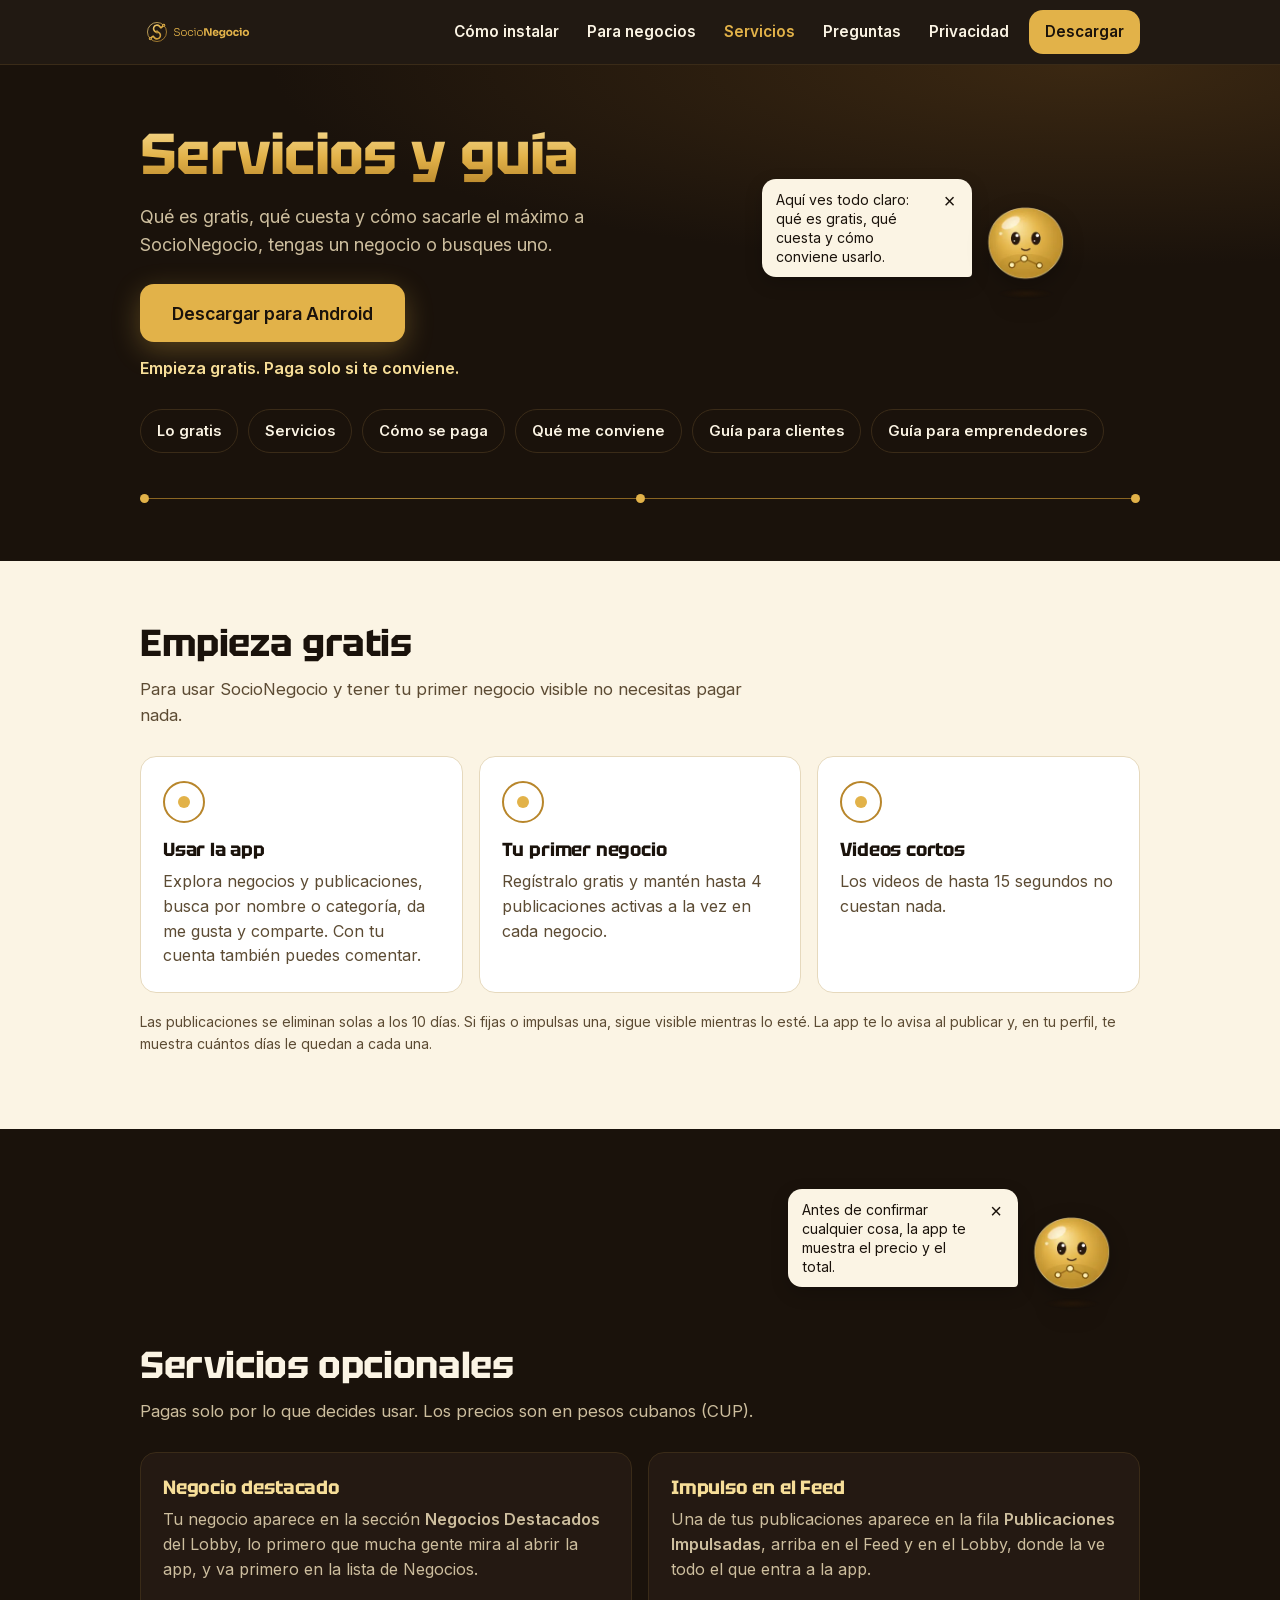
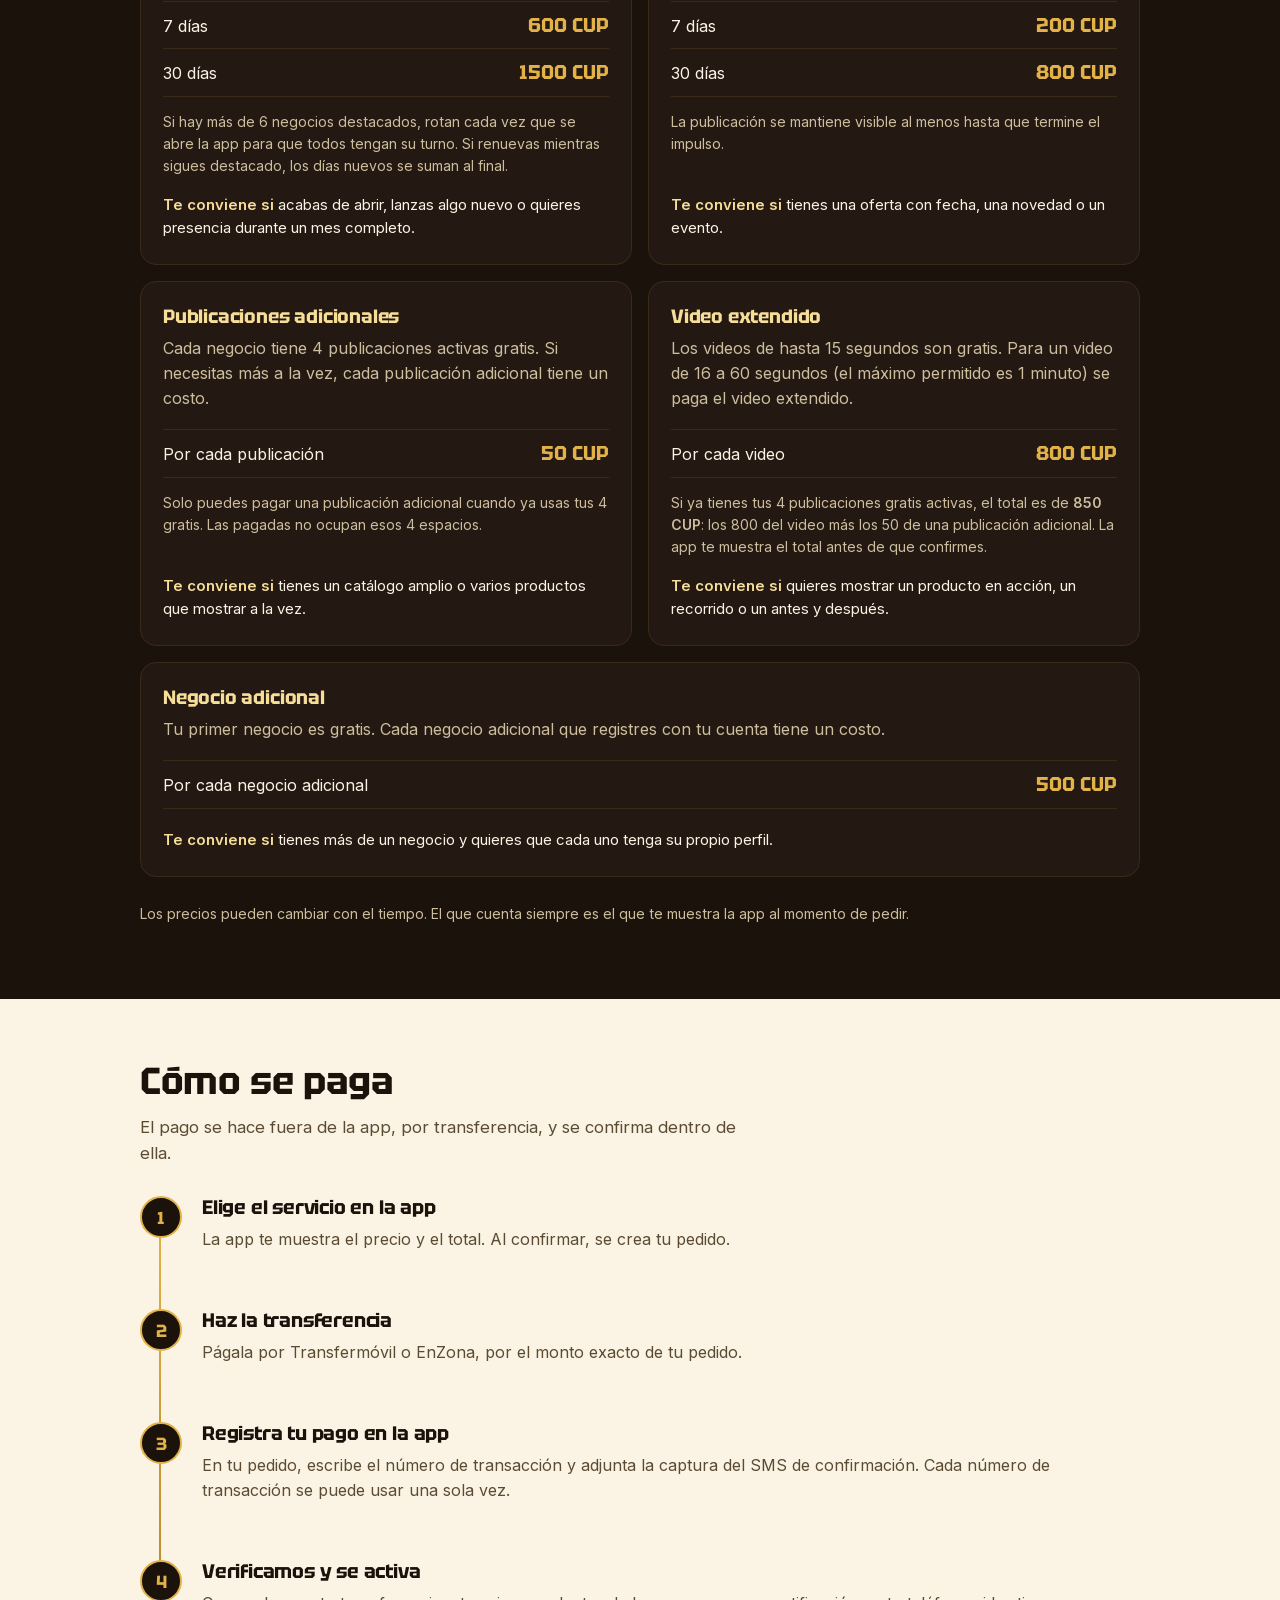
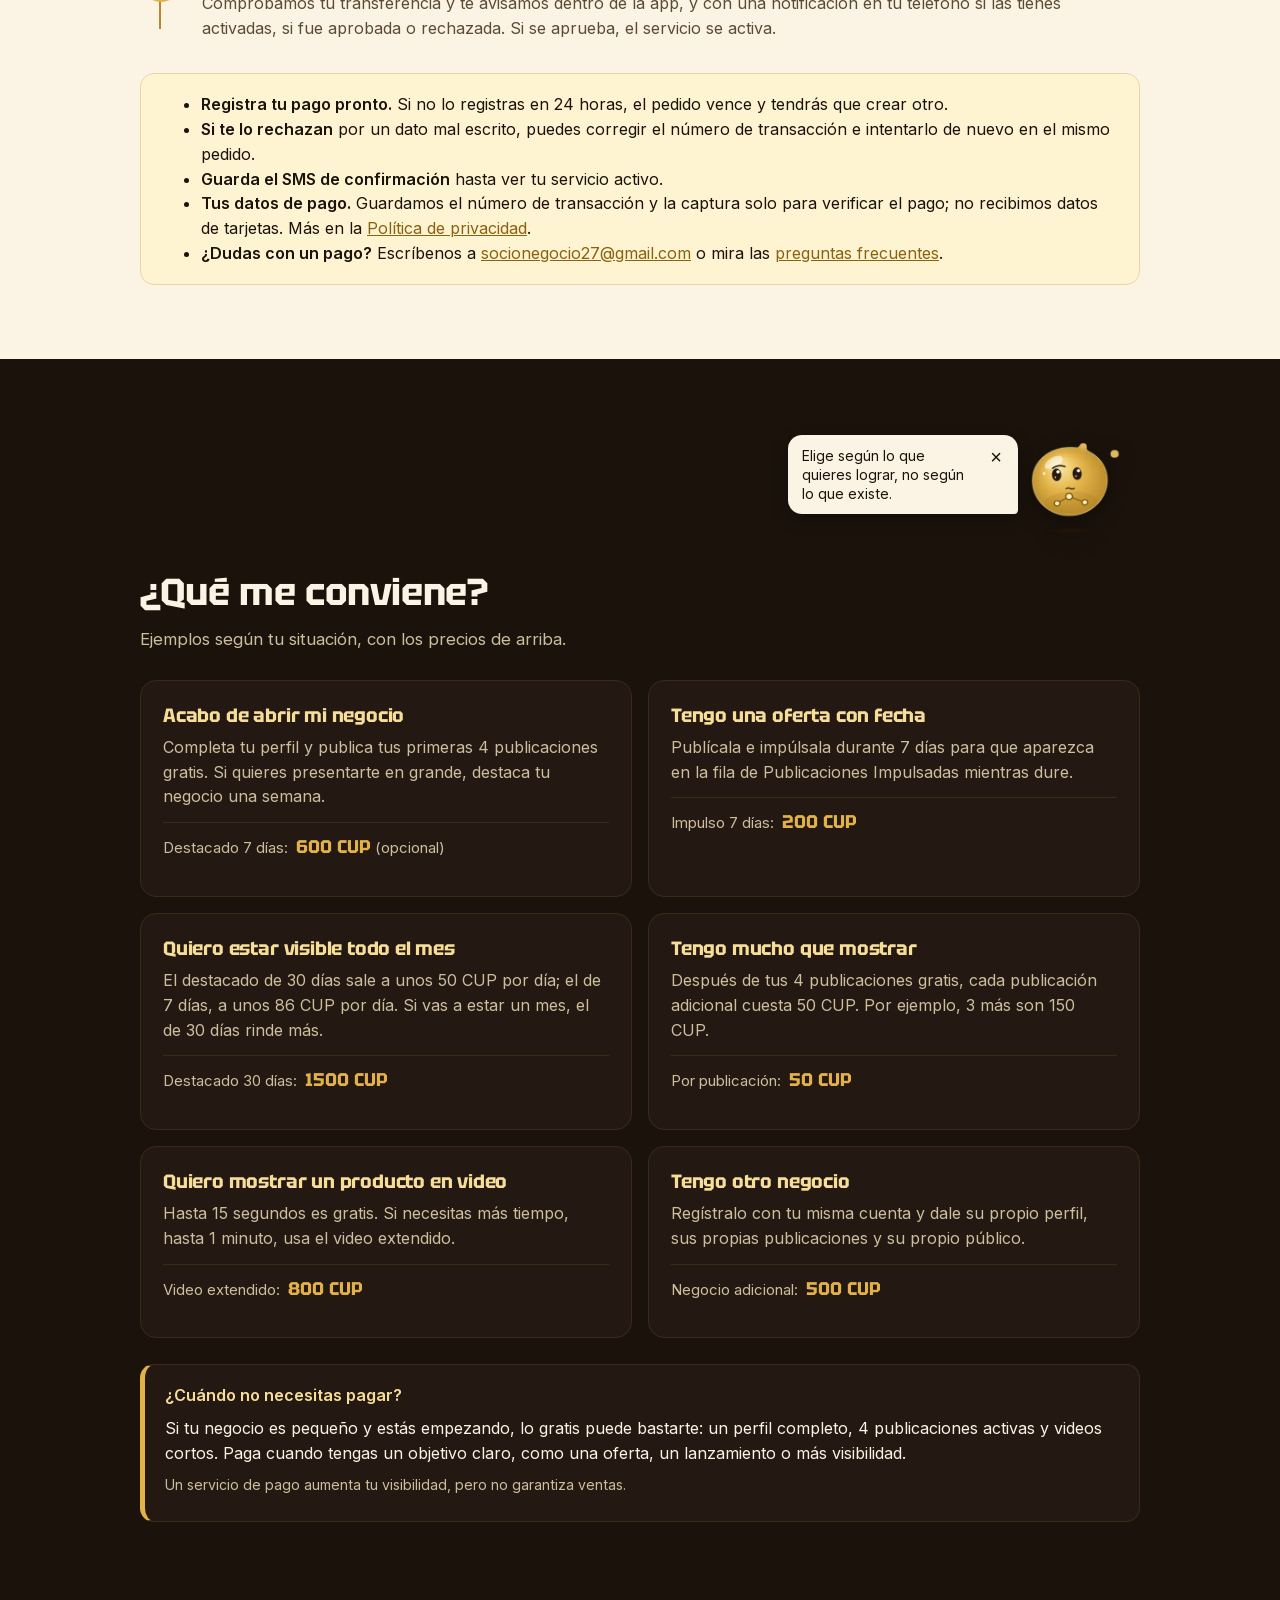
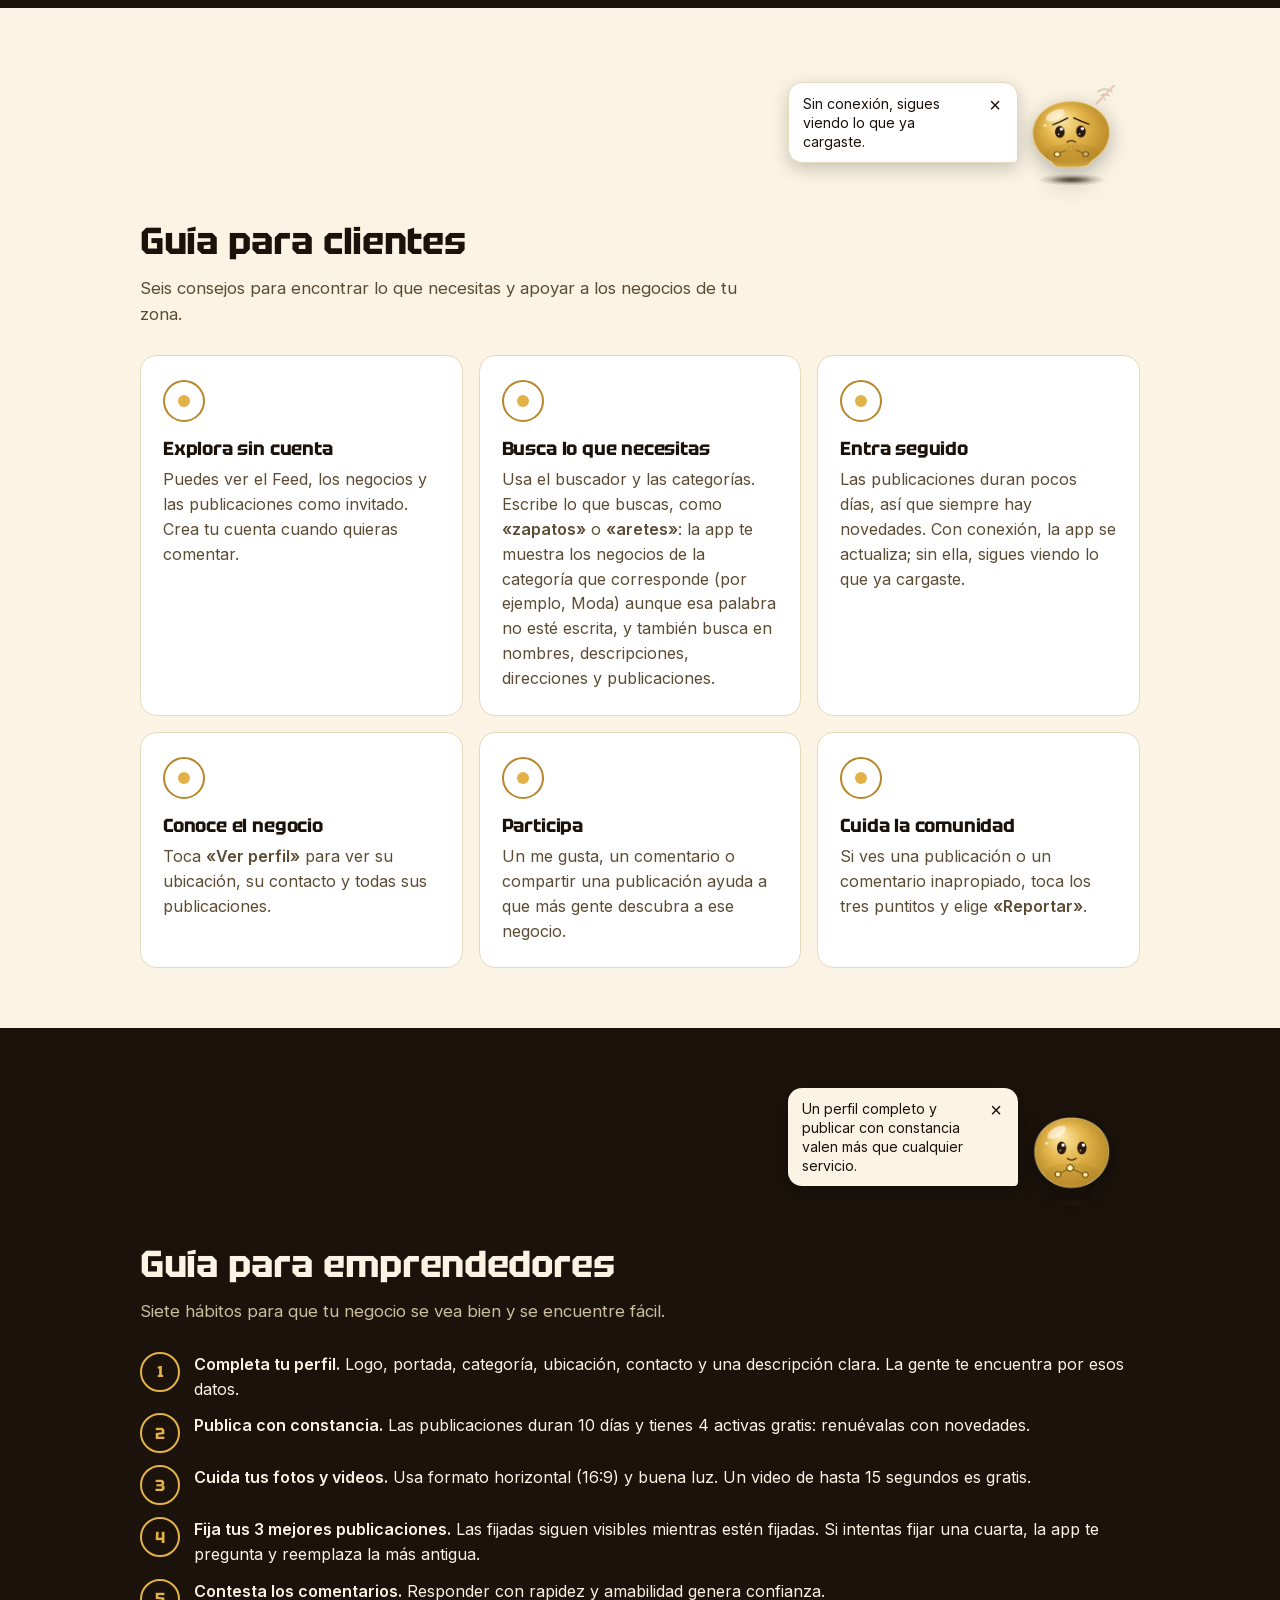
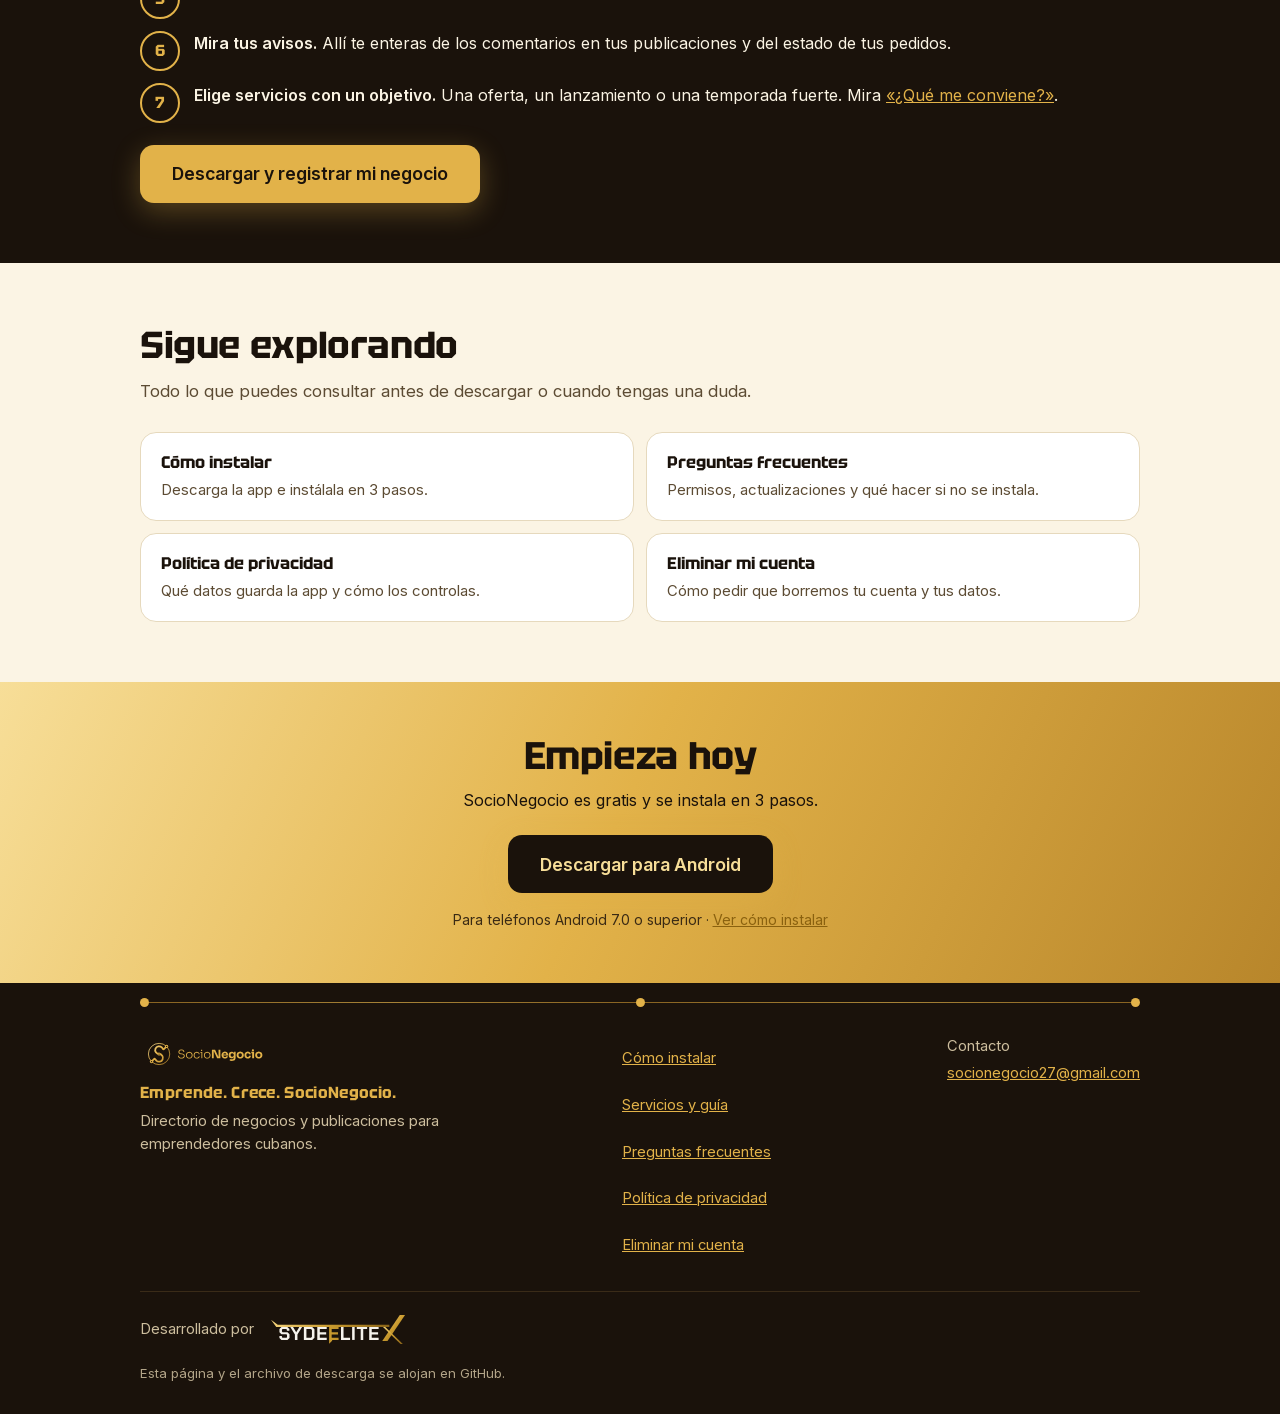
<file: servicios.html>
<!DOCTYPE html>
<html lang="es">
<head>
<meta charset="utf-8">
<meta name="viewport" content="width=device-width, initial-scale=1">
<title>Servicios y guía · SocioNegocio</title>
<meta name="description" content="Qué es gratis en SocioNegocio, qué servicios opcionales cuestan, cómo se paga y cómo sacarle el máximo a la app, tengas un negocio o busques uno.">
<meta name="theme-color" content="#1A120B">
<link rel="canonical" href="https://sydelaptop.github.io/socionegocio-legal/servicios.html">
<meta property="og:type" content="website">
<meta property="og:site_name" content="SocioNegocio">
<meta property="og:locale" content="es_LA">
<meta property="og:url" content="https://sydelaptop.github.io/socionegocio-legal/servicios.html">
<meta property="og:title" content="Servicios y guía · SocioNegocio">
<meta property="og:description" content="Empieza gratis y paga solo si te conviene. Servicios, precios y consejos para sacarle el máximo a SocioNegocio.">
<meta property="og:image" content="https://sydelaptop.github.io/socionegocio-legal/img/og.jpg">
<meta property="og:image:type" content="image/jpeg">
<meta property="og:image:width" content="1200">
<meta property="og:image:height" content="630">
<meta property="og:image:alt" content="SocioNegocio: Tu negocio, a la vista de todos. Directorio de emprendedores cubanos.">
<meta name="twitter:card" content="summary_large_image">
<meta name="twitter:title" content="Servicios y guía · SocioNegocio">
<meta name="twitter:description" content="Empieza gratis y paga solo si te conviene. Servicios, precios y consejos para sacarle el máximo a SocioNegocio.">
<meta name="twitter:image" content="https://sydelaptop.github.io/socionegocio-legal/img/og.jpg">
<link rel="icon" href="favicon.ico" sizes="48x48">
<link rel="icon" href="favicon.svg" type="image/svg+xml">
<link rel="apple-touch-icon" href="apple-touch-icon.png">
<link rel="preload" href="fuentes/tektur-700.woff2" as="font" type="font/woff2" crossorigin>
<link rel="preload" href="fuentes/inter-400.woff2" as="font" type="font/woff2" crossorigin>
<script>document.documentElement.className+=' js'</script>
<link rel="stylesheet" href="estilo.css?v=20261128">
</head>
<body>
<a class="salto" href="#contenido">Saltar al contenido</a>
<header class="cab">
  <div class="cab__in">
    <a class="cab__logo" href="index.html" aria-label="SocioNegocio, inicio"><img src="img/logo-horizontal-oscuro.svg" width="115" height="34" alt="SocioNegocio"></a>
    <nav class="cab__nav" id="cab-menu" aria-label="Principal">
      <a href="index.html#instalar">Cómo instalar</a>
      <a href="index.html#negocios">Para negocios</a>
      <a href="servicios.html" aria-current="page">Servicios</a>
      <a href="index.html#preguntas">Preguntas</a>
      <a href="privacidad.html">Privacidad</a>
    </nav>
    <a class="btn btn--sm js-descargar" href="https://github.com/SydeLaptop/socionegocio-legal/releases/latest/download/SocioNegocio.apk" data-texto="Descargar">Descargar</a>
    <button class="cab__menu" type="button" aria-expanded="false" aria-controls="cab-menu" aria-label="Abrir menú"><span class="cab__menu-barras" aria-hidden="true"></span></button>
  </div>
</header>
<main id="contenido">

<!-- ==================== PORTADA ==================== -->
<section class="hero" id="inicio">
  <div class="hero__in">
    <div class="hero__txt">
      <h1>Servicios y guía</h1>
      <p class="hero__sub">Qué es gratis, qué cuesta y cómo sacarle el máximo a SocioNegocio, tengas un negocio o busques uno.</p>
      <a class="btn btn--grande js-descargar" href="https://github.com/SydeLaptop/socionegocio-legal/releases/latest/download/SocioNegocio.apk" data-texto="Descargar para Android">Descargar para Android</a>
      <p class="confianza">Empieza gratis. Paga solo si te conviene.</p>
    </div>
    <div class="hero__vis">
      <div class="guia guia--hero">
        <div class="azere__burbuja" role="note">Aquí ves todo claro: qué es gratis, qué cuesta y cómo conviene usarlo.<button class="azere__x" type="button" aria-label="Cerrar mensaje de A-zere">×</button></div>
        <img src="img/azere-saludar.webp" data-anim="img/azere-saludar-anim.webp" width="240" height="279" alt="A-zere, tu guía" decoding="async">
      </div>
    </div>
  </div>
  <div class="in">
    <ul class="sv-tabs" aria-label="En esta página">
      <li><a href="#gratis">Lo gratis</a></li>
      <li><a href="#servicios">Servicios</a></li>
      <li><a href="#pagar">Cómo se paga</a></li>
      <li><a href="#conviene">Qué me conviene</a></li>
      <li><a href="#clientes">Guía para clientes</a></li>
      <li><a href="#emprendedores">Guía para emprendedores</a></li>
    </ul>
  </div>
  <div class="ruta" aria-hidden="true" style="margin-top:30px"><i></i><b></b><i></i><b></b><i></i></div>
</section>

<!-- ==================== 1. LO GRATIS ==================== -->
<section class="seccion" id="gratis">
  <div class="in">
    <h2 class="reveal">Empieza gratis</h2>
    <p class="lead reveal">Para usar SocioNegocio y tener tu primer negocio visible no necesitas pagar nada.</p>
    <ul class="cards">
      <li class="card reveal">
        <div class="nodo" aria-hidden="true"></div>
        <h3>Usar la app</h3>
        <p>Explora negocios y publicaciones, busca por nombre o categoría, da me gusta y comparte. Con tu cuenta también puedes comentar.</p>
      </li>
      <li class="card reveal">
        <div class="nodo" aria-hidden="true"></div>
        <h3>Tu primer negocio</h3>
        <p>Regístralo gratis y mantén hasta 4 publicaciones activas a la vez en cada negocio.</p>
      </li>
      <li class="card reveal">
        <div class="nodo" aria-hidden="true"></div>
        <h3>Videos cortos</h3>
        <p>Los videos de hasta 15 segundos no cuestan nada.</p>
      </li>
    </ul>
    <p class="nota reveal" style="margin-top:18px">Las publicaciones se eliminan solas a los 10 días. Si fijas o impulsas una, sigue visible mientras lo esté. La app te lo avisa al publicar y, en tu perfil, te muestra cuántos días le quedan a cada una.</p>
  </div>
</section>

<!-- ==================== 2. SERVICIOS OPCIONALES ==================== -->
<section class="seccion seccion--cafe" id="servicios">
  <div class="in">
    <div class="guia reveal">
      <div class="azere__burbuja" role="note">Antes de confirmar cualquier cosa, la app te muestra el precio y el total.<button class="azere__x" type="button" aria-label="Cerrar mensaje de A-zere">×</button></div>
      <img src="img/azere-senalar.webp" data-anim="img/azere-senalar-anim.webp" width="240" height="279" alt="A-zere, tu guía" loading="lazy" decoding="async">
    </div>
    <h2 class="reveal">Servicios opcionales</h2>
    <p class="lead reveal">Pagas solo por lo que decides usar. Los precios son en pesos cubanos (CUP).</p>
    <ul class="sv-grid">
      <li class="sv-card reveal" id="destacado">
        <h3>Negocio destacado</h3>
        <p>Tu negocio aparece en la sección <strong>Negocios Destacados</strong> del Lobby, lo primero que mucha gente mira al abrir la app, y va primero en la lista de Negocios.</p>
        <ul class="sv-precios">
          <li><span>7 días</span><b>600 CUP</b></li>
          <li><span>30 días</span><b>1500 CUP</b></li>
        </ul>
        <p class="sv-nota">Si hay más de 6 negocios destacados, rotan cada vez que se abre la app para que todos tengan su turno. Si renuevas mientras sigues destacado, los días nuevos se suman al final.</p>
        <p class="sv-conviene"><strong>Te conviene si</strong> acabas de abrir, lanzas algo nuevo o quieres presencia durante un mes completo.</p>
      </li>
      <li class="sv-card reveal" id="impulso">
        <h3>Impulso en el Feed</h3>
        <p>Una de tus publicaciones aparece en la fila <strong>Publicaciones Impulsadas</strong>, arriba en el Feed y en el Lobby, donde la ve todo el que entra a la app.</p>
        <ul class="sv-precios">
          <li><span>7 días</span><b>200 CUP</b></li>
          <li><span>30 días</span><b>800 CUP</b></li>
        </ul>
        <p class="sv-nota">La publicación se mantiene visible al menos hasta que termine el impulso.</p>
        <p class="sv-conviene"><strong>Te conviene si</strong> tienes una oferta con fecha, una novedad o un evento.</p>
      </li>
      <li class="sv-card reveal" id="publicacion-adicional">
        <h3>Publicaciones adicionales</h3>
        <p>Cada negocio tiene 4 publicaciones activas gratis. Si necesitas más a la vez, cada publicación adicional tiene un costo.</p>
        <ul class="sv-precios">
          <li><span>Por cada publicación</span><b>50 CUP</b></li>
        </ul>
        <p class="sv-nota">Solo puedes pagar una publicación adicional cuando ya usas tus 4 gratis. Las pagadas no ocupan esos 4 espacios.</p>
        <p class="sv-conviene"><strong>Te conviene si</strong> tienes un catálogo amplio o varios productos que mostrar a la vez.</p>
      </li>
      <li class="sv-card reveal" id="video-extendido">
        <h3>Video extendido</h3>
        <p>Los videos de hasta 15 segundos son gratis. Para un video de 16 a 60 segundos (el máximo permitido es 1 minuto) se paga el video extendido.</p>
        <ul class="sv-precios">
          <li><span>Por cada video</span><b>800 CUP</b></li>
        </ul>
        <p class="sv-nota">Si ya tienes tus 4 publicaciones gratis activas, el total es de <strong>850 CUP</strong>: los 800 del video más los 50 de una publicación adicional. La app te muestra el total antes de que confirmes.</p>
        <p class="sv-conviene"><strong>Te conviene si</strong> quieres mostrar un producto en acción, un recorrido o un antes y después.</p>
      </li>
      <li class="sv-card reveal" id="negocio-adicional">
        <h3>Negocio adicional</h3>
        <p>Tu primer negocio es gratis. Cada negocio adicional que registres con tu cuenta tiene un costo.</p>
        <ul class="sv-precios">
          <li><span>Por cada negocio adicional</span><b>500 CUP</b></li>
        </ul>
        <p class="sv-conviene"><strong>Te conviene si</strong> tienes más de un negocio y quieres que cada uno tenga su propio perfil.</p>
      </li>
    </ul>
    <p class="nota reveal sv-aparte">Los precios pueden cambiar con el tiempo. El que cuenta siempre es el que te muestra la app al momento de pedir.</p>
  </div>
</section>

<!-- ==================== 3. CÓMO SE PAGA ==================== -->
<section class="seccion" id="pagar">
  <div class="in">
    <h2 class="reveal">Cómo se paga</h2>
    <p class="lead reveal">El pago se hace fuera de la app, por transferencia, y se confirma dentro de ella.</p>
    <ol class="pasos3 reveal">
      <li class="paso">
        <span class="paso__n" aria-hidden="true">1</span>
        <h3>Elige el servicio en la app</h3>
        <p>La app te muestra el precio y el total. Al confirmar, se crea tu pedido.</p>
      </li>
      <li class="paso">
        <span class="paso__n" aria-hidden="true">2</span>
        <h3>Haz la transferencia</h3>
        <p>Págala por Transfermóvil o EnZona, por el monto exacto de tu pedido.</p>
      </li>
      <li class="paso">
        <span class="paso__n" aria-hidden="true">3</span>
        <h3>Registra tu pago en la app</h3>
        <p>En tu pedido, escribe el número de transacción y adjunta la captura del SMS de confirmación. Cada número de transacción se puede usar una sola vez.</p>
      </li>
      <li class="paso">
        <span class="paso__n" aria-hidden="true">4</span>
        <h3>Verificamos y se activa</h3>
        <p>Comprobamos tu transferencia y te avisamos dentro de la app, y con una notificación en tu teléfono si las tienes activadas, si fue aprobada o rechazada. Si se aprueba, el servicio se activa.</p>
      </li>
    </ol>
    <div class="tarjeta dorada reveal">
      <ul>
        <li><strong>Registra tu pago pronto.</strong> Si no lo registras en 24 horas, el pedido vence y tendrás que crear otro.</li>
        <li><strong>Si te lo rechazan</strong> por un dato mal escrito, puedes corregir el número de transacción e intentarlo de nuevo en el mismo pedido.</li>
        <li><strong>Guarda el SMS de confirmación</strong> hasta ver tu servicio activo.</li>
        <li><strong>Tus datos de pago.</strong> Guardamos el número de transacción y la captura solo para verificar el pago; no recibimos datos de tarjetas. Más en la <a href="privacidad.html#datos">Política de privacidad</a>.</li>
        <li><strong>¿Dudas con un pago?</strong> Escríbenos a <a href="mailto:socionegocio27@gmail.com">socionegocio27@gmail.com</a> o mira las <a href="index.html#preguntas">preguntas frecuentes</a>.</li>
      </ul>
    </div>
  </div>
</section>

<!-- ==================== 4. QUÉ ME CONVIENE ==================== -->
<section class="seccion seccion--cafe" id="conviene">
  <div class="in">
    <div class="guia reveal">
      <div class="azere__burbuja" role="note">Elige según lo que quieres lograr, no según lo que existe.<button class="azere__x" type="button" aria-label="Cerrar mensaje de A-zere">×</button></div>
      <img src="img/azere-pensar.webp" data-anim="img/azere-pensar-anim.webp" width="240" height="279" alt="A-zere, tu guía" loading="lazy" decoding="async">
    </div>
    <h2 class="reveal">¿Qué me conviene?</h2>
    <p class="lead reveal">Ejemplos según tu situación, con los precios de arriba.</p>
    <ul class="sv-grid">
      <li class="sv-card reveal">
        <h3>Acabo de abrir mi negocio</h3>
        <p>Completa tu perfil y publica tus primeras 4 publicaciones gratis. Si quieres presentarte en grande, destaca tu negocio una semana.</p>
        <p class="sv-total">Destacado 7 días: <b>600 CUP</b> (opcional)</p>
      </li>
      <li class="sv-card reveal">
        <h3>Tengo una oferta con fecha</h3>
        <p>Publícala e impúlsala durante 7 días para que aparezca en la fila de Publicaciones Impulsadas mientras dure.</p>
        <p class="sv-total">Impulso 7 días: <b>200 CUP</b></p>
      </li>
      <li class="sv-card reveal">
        <h3>Quiero estar visible todo el mes</h3>
        <p>El destacado de 30 días sale a unos 50 CUP por día; el de 7 días, a unos 86 CUP por día. Si vas a estar un mes, el de 30 días rinde más.</p>
        <p class="sv-total">Destacado 30 días: <b>1500 CUP</b></p>
      </li>
      <li class="sv-card reveal">
        <h3>Tengo mucho que mostrar</h3>
        <p>Después de tus 4 publicaciones gratis, cada publicación adicional cuesta 50 CUP. Por ejemplo, 3 más son 150 CUP.</p>
        <p class="sv-total">Por publicación: <b>50 CUP</b></p>
      </li>
      <li class="sv-card reveal">
        <h3>Quiero mostrar un producto en video</h3>
        <p>Hasta 15 segundos es gratis. Si necesitas más tiempo, hasta 1 minuto, usa el video extendido.</p>
        <p class="sv-total">Video extendido: <b>800 CUP</b></p>
      </li>
      <li class="sv-card reveal">
        <h3>Tengo otro negocio</h3>
        <p>Regístralo con tu misma cuenta y dale su propio perfil, sus propias publicaciones y su propio público.</p>
        <p class="sv-total">Negocio adicional: <b>500 CUP</b></p>
      </li>
    </ul>
    <div class="gratis reveal sv-aparte">
      <p><strong>¿Cuándo no necesitas pagar?</strong></p>
      <p>Si tu negocio es pequeño y estás empezando, lo gratis puede bastarte: un perfil completo, 4 publicaciones activas y videos cortos. Paga cuando tengas un objetivo claro, como una oferta, un lanzamiento o más visibilidad.</p>
      <p class="nota">Un servicio de pago aumenta tu visibilidad, pero no garantiza ventas.</p>
    </div>
  </div>
</section>

<!-- ==================== 5. GUÍA PARA CLIENTES ==================== -->
<section class="seccion" id="clientes">
  <div class="in">
    <div class="guia reveal">
      <div class="azere__burbuja" role="note">Sin conexión, sigues viendo lo que ya cargaste.<button class="azere__x" type="button" aria-label="Cerrar mensaje de A-zere">×</button></div>
      <img src="img/azere-sin-conexion.webp" data-anim="img/azere-sin-conexion-anim.webp" width="240" height="279" alt="A-zere, tu guía" loading="lazy" decoding="async">
    </div>
    <h2 class="reveal">Guía para clientes</h2>
    <p class="lead reveal">Seis consejos para encontrar lo que necesitas y apoyar a los negocios de tu zona.</p>
    <ul class="cards">
      <li class="card reveal">
        <div class="nodo" aria-hidden="true"></div>
        <h3>Explora sin cuenta</h3>
        <p>Puedes ver el Feed, los negocios y las publicaciones como invitado. Crea tu cuenta cuando quieras comentar.</p>
      </li>
      <li class="card reveal">
        <div class="nodo" aria-hidden="true"></div>
        <h3>Busca lo que necesitas</h3>
        <p>Usa el buscador y las categorías. Escribe lo que buscas, como <strong>«zapatos»</strong> o <strong>«aretes»</strong>: la app te muestra los negocios de la categoría que corresponde (por ejemplo, Moda) aunque esa palabra no esté escrita, y también busca en nombres, descripciones, direcciones y publicaciones.</p>
      </li>
      <li class="card reveal">
        <div class="nodo" aria-hidden="true"></div>
        <h3>Entra seguido</h3>
        <p>Las publicaciones duran pocos días, así que siempre hay novedades. Con conexión, la app se actualiza; sin ella, sigues viendo lo que ya cargaste.</p>
      </li>
      <li class="card reveal">
        <div class="nodo" aria-hidden="true"></div>
        <h3>Conoce el negocio</h3>
        <p>Toca <strong>«Ver perfil»</strong> para ver su ubicación, su contacto y todas sus publicaciones.</p>
      </li>
      <li class="card reveal">
        <div class="nodo" aria-hidden="true"></div>
        <h3>Participa</h3>
        <p>Un me gusta, un comentario o compartir una publicación ayuda a que más gente descubra a ese negocio.</p>
      </li>
      <li class="card reveal">
        <div class="nodo" aria-hidden="true"></div>
        <h3>Cuida la comunidad</h3>
        <p>Si ves una publicación o un comentario inapropiado, toca los tres puntitos y elige <strong>«Reportar»</strong>.</p>
      </li>
    </ul>
  </div>
</section>

<!-- ==================== 6. GUÍA PARA EMPRENDEDORES ==================== -->
<section class="seccion seccion--cafe" id="emprendedores">
  <div class="in">
    <div class="guia reveal">
      <div class="azere__burbuja" role="note">Un perfil completo y publicar con constancia valen más que cualquier servicio.<button class="azere__x" type="button" aria-label="Cerrar mensaje de A-zere">×</button></div>
      <img src="img/azere-senalar.webp" data-anim="img/azere-senalar-anim.webp" width="240" height="279" alt="A-zere, tu guía" loading="lazy" decoding="async">
    </div>
    <h2 class="reveal">Guía para emprendedores</h2>
    <p class="lead reveal">Siete hábitos para que tu negocio se vea bien y se encuentre fácil.</p>
    <ol class="pasos-neg reveal">
      <li><span><strong>Completa tu perfil.</strong> Logo, portada, categoría, ubicación, contacto y una descripción clara. La gente te encuentra por esos datos.</span></li>
      <li><span><strong>Publica con constancia.</strong> Las publicaciones duran 10 días y tienes 4 activas gratis: renuévalas con novedades.</span></li>
      <li><span><strong>Cuida tus fotos y videos.</strong> Usa formato horizontal (16:9) y buena luz. Un video de hasta 15 segundos es gratis.</span></li>
      <li><span><strong>Fija tus 3 mejores publicaciones.</strong> Las fijadas siguen visibles mientras estén fijadas. Si intentas fijar una cuarta, la app te pregunta y reemplaza la más antigua.</span></li>
      <li><span><strong>Contesta los comentarios.</strong> Responder con rapidez y amabilidad genera confianza.</span></li>
      <li><span><strong>Mira tus avisos.</strong> Allí te enteras de los comentarios en tus publicaciones y del estado de tus pedidos.</span></li>
      <li><span><strong>Elige servicios con un objetivo.</strong> Una oferta, un lanzamiento o una temporada fuerte. Mira <a href="#conviene">«¿Qué me conviene?»</a>.</span></li>
    </ol>
    <a class="btn btn--grande js-descargar" href="https://github.com/SydeLaptop/socionegocio-legal/releases/latest/download/SocioNegocio.apk" data-texto="Descargar y registrar mi negocio">Descargar y registrar mi negocio</a>
  </div>
</section>

<!-- ==================== SIGUE EXPLORANDO ==================== -->
<section class="seccion" id="explorar">
  <div class="in">
    <h2 class="reveal">Sigue explorando</h2>
    <p class="lead reveal">Todo lo que puedes consultar antes de descargar o cuando tengas una duda.</p>
    <ul class="sv-links reveal">
      <li><a href="index.html#instalar"><b>Cómo instalar</b><span>Descarga la app e instálala en 3 pasos.</span></a></li>
      <li><a href="index.html#preguntas"><b>Preguntas frecuentes</b><span>Permisos, actualizaciones y qué hacer si no se instala.</span></a></li>
      <li><a href="privacidad.html"><b>Política de privacidad</b><span>Qué datos guarda la app y cómo los controlas.</span></a></li>
      <li><a href="eliminar-cuenta.html"><b>Eliminar mi cuenta</b><span>Cómo pedir que borremos tu cuenta y tus datos.</span></a></li>
    </ul>
  </div>
</section>

<!-- ==================== LLAMADA FINAL ==================== -->
<section class="cta">
  <div class="in">
    <h2>Empieza hoy</h2>
    <p>SocioNegocio es gratis y se instala en 3 pasos.</p>
    <a class="btn btn--oscuro btn--grande js-descargar" href="https://github.com/SydeLaptop/socionegocio-legal/releases/latest/download/SocioNegocio.apk" data-texto="Descargar para Android">Descargar para Android</a>
    <p class="nota">Para teléfonos Android 7.0 o superior · <a href="index.html#instalar">Ver cómo instalar</a></p>
  </div>
</section>

</main>
<footer class="pie">
  <div class="ruta" aria-hidden="true"><i></i><b></b><i></i><b></b><i></i></div>
  <div class="in">
    <div class="pie__fila">
      <div class="pie__logo">
        <img src="img/logo-horizontal-oscuro.svg" width="129" height="38" alt="SocioNegocio" loading="lazy">
        <p class="pie__lema">Emprende. Crece. SocioNegocio.</p>
        <p>Directorio de negocios y publicaciones para emprendedores cubanos.</p>
      </div>
      <nav aria-label="Enlaces del pie">
        <ul>
          <li><a href="index.html#instalar">Cómo instalar</a></li>
          <li><a href="servicios.html">Servicios y guía</a></li>
          <li><a href="index.html#preguntas">Preguntas frecuentes</a></li>
          <li><a href="privacidad.html">Política de privacidad</a></li>
          <li><a href="eliminar-cuenta.html">Eliminar mi cuenta</a></li>
        </ul>
      </nav>
      <div>
        <p style="margin:0 0 4px">Contacto</p>
        <a href="mailto:socionegocio27@gmail.com">socionegocio27@gmail.com</a>
      </div>
    </div>
    <div class="pie__firma">
      <span>Desarrollado por</span>
      <img src="img/sydeelitex-logo-oscuro.svg" width="140" height="35" alt="SydeEliteX" loading="lazy">
    </div>
    <p class="pie__nota">Esta página y el archivo de descarga se alojan en GitHub.</p>
  </div>
</footer>
<script src="app.js?v=20261104" defer></script>
</body>
</html>
</file>
<file: estilo.css>
/* SocioNegocio · web de descarga · HTML y CSS puros, sin dependencias.
   Tipografías autoalojadas (licencias SIL OFL en fuentes/): no se pide nada a Google. */
@font-face{font-family:"Tektur";src:url("fuentes/tektur-700.woff2") format("woff2");font-weight:700;font-style:normal;font-display:swap}
@font-face{font-family:"Inter";src:url("fuentes/inter-400.woff2") format("woff2");font-weight:400;font-style:normal;font-display:swap}
@font-face{font-family:"Inter";src:url("fuentes/inter-600.woff2") format("woff2");font-weight:600;font-style:normal;font-display:swap}
:root{
  --cafe:#1A120B;--cafe-2:#241912;--oro:#E2B249;--oro-claro:#F7DE98;--oro-oscuro:#B8862B;--oro-hondo:#9C6E16;--enlace:#8A610F;
  --crema:#FBF4E4;--crema-2:#F4EAD2;--texto:#1A120B;--texto-suave:#5C4B33;--linea:#E6D9BD;
  --suave-cafe:#CDBE9E;--linea-cafe:#3A2B18;
  --f-titulos:"Tektur",system-ui,"Segoe UI",sans-serif;--f-cuerpo:"Inter",system-ui,"Segoe UI",Roboto,sans-serif;
  --radio:16px;--max:1040px;
}
*{box-sizing:border-box}
html{-webkit-text-size-adjust:100%;scroll-behavior:smooth;scroll-padding-top:76px}
body{margin:0;background:var(--crema);color:var(--texto);font:400 1rem/1.55 var(--f-cuerpo)}
img{max-width:100%;height:auto;display:block}
h1,h2,h3{font-family:var(--f-titulos);font-weight:700;letter-spacing:-.01em;line-height:1.15;margin:0}
p{margin:0 0 1em}
a{color:var(--enlace)}
[hidden]{display:none!important}
:focus-visible{outline:3px solid var(--oro-hondo);outline-offset:3px}
.cab :focus-visible,.pie :focus-visible,.seccion--cafe :focus-visible,.hero :focus-visible{outline-color:var(--oro)}
.salto{position:absolute;left:-999px;top:8px;background:var(--oro);color:var(--cafe);padding:10px 14px;border-radius:8px;z-index:100;font-weight:600}
.salto:focus{left:8px}
.in{max-width:var(--max);margin:0 auto;padding:0 20px;position:relative}

/* ---------- Botones (mínimo 44 px de alto) ---------- */
.btn,.boton{display:inline-flex;align-items:center;justify-content:center;min-height:48px;padding:12px 24px;border-radius:14px;font:600 1rem/1.2 var(--f-cuerpo);text-decoration:none;background:var(--oro);color:var(--cafe);border:0;cursor:pointer;text-align:center;transition:background .2s,transform .2s}
.btn:hover,.boton:hover{background:var(--oro-claro)}
.btn:active,.boton:active{transform:translateY(1px)}
.btn--sm{min-height:44px;padding:8px 16px;font-size:.95rem}
.btn--grande{min-height:58px;padding:16px 32px;font-size:1.1rem;box-shadow:0 8px 28px rgba(226,178,73,.3)}
.btn--oscuro{background:var(--cafe);color:var(--oro-claro)}
.btn--oscuro:hover{background:#33241a}
.btn.apagado{background:#cdbba7;color:#52432D;pointer-events:none;box-shadow:none}
.boton{margin:6px 8px 6px 0}

/* ---------- Cabecera ---------- */
.cab{position:sticky;top:0;z-index:50;background:rgba(26,18,11,.97);border-bottom:1px solid var(--linea-cafe)}
.cab__in{max-width:var(--max);margin:0 auto;padding:8px 20px;display:flex;align-items:center;gap:18px;min-height:62px}
.cab__logo{display:block;line-height:0}
.cab__logo img{height:34px;width:auto}
.cab__nav{display:none;margin-left:auto;gap:24px}
.cab__nav a{color:var(--crema);text-decoration:none;font-weight:600;font-size:.95rem;padding:12px 2px}
.cab__nav a:hover{color:var(--oro)}
.cab .btn{margin-left:auto}
@media(min-width:900px){.cab__nav{display:flex}.cab .btn{margin-left:0}}

/* ---------- Secciones ---------- */
.seccion{padding:60px 0}
.seccion--cafe{background:var(--cafe);color:var(--crema)}
.seccion--cafe a:not(.btn){color:var(--oro)}
.seccion h2{font-size:clamp(1.55rem,5.4vw,2.35rem);margin-bottom:12px}
.lead{color:var(--texto-suave);max-width:62ch;margin:0 0 28px;font-size:1.05rem}
.seccion--cafe .lead{color:var(--suave-cafe)}
.nota{font-size:.88rem;color:var(--texto-suave)}
.seccion--cafe .nota{color:var(--suave-cafe)}

/* ---------- Portada ---------- */
.hero{background:radial-gradient(110% 70% at 85% 0%,#3b2812 0%,var(--cafe) 58%);color:var(--crema);padding:34px 0 40px;overflow:hidden}
.hero__in{max-width:var(--max);margin:0 auto;padding:0 20px;display:grid;gap:34px;align-items:center}
.hero h1{font-size:clamp(2.05rem,8.4vw,3.6rem);color:var(--oro)}
@supports((-webkit-background-clip:text) or (background-clip:text)){.hero h1{background:linear-gradient(180deg,var(--oro-claro) 0%,var(--oro) 55%,var(--oro-oscuro) 100%);-webkit-background-clip:text;background-clip:text;color:transparent}}
.hero__sub{font-size:1.12rem;color:var(--suave-cafe);max-width:44ch;margin:16px 0 26px}
.confianza{margin:14px 0 0;font-weight:600;color:var(--oro-claro)}
.datos-version{margin:6px 0 0;font-size:.9rem;color:var(--suave-cafe)}
.hero__vis{position:relative;display:flex;flex-direction:column;align-items:center;padding-bottom:10px}
@media(min-width:860px){.hero{padding:56px 0 52px}.hero__in{grid-template-columns:1.1fr .9fr;gap:56px}}

/* Marco de teléfono (CSS, sin imagen) */
.tel{position:relative;width:min(244px,64vw);padding:8px;border-radius:32px;background:linear-gradient(145deg,#4d3a24,#1a120b 42%,#3d2d1b);box-shadow:0 22px 54px rgba(0,0,0,.5),0 0 0 1px rgba(226,178,73,.28)}
.tel::before{content:"";position:absolute;top:14px;left:50%;width:46px;height:5px;margin-left:-23px;border-radius:3px;background:#0b0705;opacity:.75;z-index:2}
.tel__pantalla{border-radius:25px;overflow:hidden;background:var(--crema);line-height:0}
.tel__pantalla img{width:100%;height:auto}

/* Línea con nodos (el motivo del logo) */
.ruta{display:flex;align-items:center;max-width:var(--max);margin:0 auto;padding:0 20px;height:22px}
.ruta i{flex:0 0 auto;width:9px;height:9px;border-radius:50%;background:var(--oro)}
.ruta b{flex:1;height:1px;background:linear-gradient(90deg,var(--oro-oscuro),var(--oro),var(--oro-oscuro));opacity:.7}

/* ---------- A-zere (guía, pequeño, con burbuja que se cierra) ---------- */
.guia{--burbuja:#fff;display:flex;align-items:flex-end;justify-content:flex-end;gap:10px;margin:0 0 22px}
.hero .guia,.seccion--cafe .guia{--burbuja:var(--crema)}
.guia img{width:88px;flex:0 0 auto;filter:drop-shadow(0 6px 10px rgba(0,0,0,.28));cursor:pointer}
.guia--hero img{pointer-events:auto}
.azere__burbuja{position:relative;max-width:230px;background:var(--burbuja);color:var(--cafe);font-size:.88rem;line-height:1.35;padding:11px 46px 11px 14px;border-radius:14px 14px 4px 14px;box-shadow:0 6px 18px rgba(0,0,0,.2);margin-bottom:34px}
.seccion:not(.seccion--cafe) .azere__burbuja{border:1px solid var(--linea)}
.azere__burbuja::after{content:"";position:absolute;right:-7px;bottom:12px;border:7px solid transparent;border-left-color:var(--burbuja)}
.azere__x{position:absolute;top:0;right:0;width:44px;height:44px;border:0;background:transparent;color:var(--cafe);font-size:1.25rem;line-height:1;cursor:pointer;border-radius:50%}
.azere__x:hover{background:rgba(26,18,11,.08)}
/* A-zere va DEBAJO del teléfono, en todos los tamaños: así nunca tapa la captura */
.guia--hero{margin:-2px 0 0;justify-content:center}
.guia--hero .azere__burbuja{max-width:210px}
@media(min-width:760px){.guia img{width:112px}}


/* ---------- Tarjetas ---------- */
.cards{list-style:none;margin:0;padding:0;display:grid;gap:16px}
@media(min-width:760px){.cards{grid-template-columns:repeat(3,1fr)}}
.card{background:#fff;border:1px solid var(--linea);border-radius:var(--radio);padding:24px 22px}
.card h3{font-size:1.18rem;margin:16px 0 8px}
.card p{margin:0;color:var(--texto-suave)}
.nodo{width:42px;height:42px;border-radius:50%;border:2px solid var(--oro-oscuro);display:grid;place-items:center}
.nodo::before{content:"";width:12px;height:12px;border-radius:50%;background:var(--oro)}

/* ---------- Galería de capturas ---------- */
.galeria{display:flex;gap:20px;overflow-x:auto;scroll-snap-type:x mandatory;padding:8px 20px 24px;margin:0 -20px;-webkit-overflow-scrolling:touch}
.galeria figure{margin:0;flex:0 0 auto;scroll-snap-align:center;width:min(236px,66vw)}
.galeria .tel{width:100%}
.galeria figcaption{margin-top:14px;text-align:center;font-weight:600;font-size:.95rem;color:var(--crema)}
@media(min-width:1000px){.galeria{justify-content:center;overflow:visible}}

/* ---------- Pasos de instalación (línea con nodos) ---------- */
.pasos3{list-style:none;margin:30px 0 0;padding:0;position:relative}
.pasos3::before{content:"";position:absolute;left:20px;top:22px;bottom:30px;width:2px;background:linear-gradient(var(--oro),var(--oro-oscuro));transform-origin:top;margin-left:-1px}
.paso{position:relative;padding:0 0 38px 62px}
.paso:last-child{padding-bottom:6px}
.paso__n{position:absolute;left:0;top:0;width:42px;height:42px;border-radius:50%;background:var(--cafe);color:var(--oro);border:2px solid var(--oro);display:grid;place-items:center;font:700 1.1rem var(--f-titulos)}
.paso h3{font-size:1.22rem;margin:7px 0 8px}
.paso p{color:var(--texto-suave);margin:0 0 .8em}
.paso strong{color:var(--texto)}
.figs{display:flex;gap:16px;flex-wrap:wrap;align-items:flex-start;margin-top:14px}
.cap{margin:0;width:min(100%,330px)}
.cap--v{width:min(100%,190px)}
.cap img{border-radius:14px;border:1px solid var(--linea);box-shadow:0 8px 24px rgba(26,18,11,.14)}
.cap figcaption{margin-top:8px;font-size:.82rem;color:var(--texto-suave)}
.pendiente{border:2px dashed var(--oro-oscuro);border-radius:14px;padding:18px 16px;font-size:.88rem;color:var(--texto-suave);background:repeating-linear-gradient(135deg,#fff8e1,#fff8e1 10px,#fbefcc 10px,#fbefcc 20px);width:min(100%,330px)}
.aviso{background:#fff;border:1px solid var(--linea);border-left:5px solid var(--oro);border-radius:12px;padding:16px 18px;margin:0 0 6px}
.aviso strong{display:block;margin-bottom:4px}
.aviso p{margin:0;color:var(--texto-suave)}
.tarjeta{background:#fff;border:1px solid var(--linea);border-radius:14px;padding:18px 20px;margin:14px 0}
.tarjeta.dorada{background:#fff4d2;border-color:#ebd6a0}
.tarjeta.peligro{background:#f8e4e1;border-color:#e8c2bd}
.tarjeta ul{margin:0}
.explica p{margin:0 0 .8em;color:var(--texto-suave)}
.explica p:last-child{margin-bottom:0}
.explica strong{color:var(--texto)}
.huella{font-family:ui-monospace,Menlo,Consolas,monospace;font-size:.78rem;line-height:1.5;word-break:break-all;background:var(--crema-2);border:1px solid var(--linea);border-radius:10px;padding:10px 12px;margin:8px 0 2px}
.verificar{background:#fff;border:1px solid var(--linea);border-radius:14px;padding:6px 18px;margin:22px 0 0}
.verificar summary{cursor:pointer;min-height:44px;display:flex;align-items:center;font-weight:600}
.novedades{margin:8px 0;padding-left:20px}

/* ---------- Para negocios ---------- */
.pasos-neg{list-style:none;margin:0 0 22px;padding:0;display:grid;gap:12px;counter-reset:n}
.pasos-neg li{counter-increment:n;display:flex;gap:14px;align-items:flex-start;color:var(--crema)}
.pasos-neg li::before{content:counter(n);flex:0 0 36px;height:36px;border-radius:50%;border:2px solid var(--oro);color:var(--oro);display:grid;place-items:center;font:700 1rem var(--f-titulos)}
.gratis{background:var(--cafe-2);border:1px solid var(--linea-cafe);border-left:5px solid var(--oro);border-radius:14px;padding:18px 20px;margin:0 0 26px}
.gratis strong{color:var(--oro-claro)}
.gratis p{margin:0 0 .5em}

/* ---------- Preguntas frecuentes ---------- */
.faq details{background:#fff;border:1px solid var(--linea);border-radius:14px;margin:10px 0}
.faq summary{cursor:pointer;list-style:none;padding:15px 52px 15px 18px;font-weight:600;min-height:50px;position:relative;display:flex;align-items:center}
.faq summary::-webkit-details-marker{display:none}
.faq summary::after{content:"+";position:absolute;right:18px;top:50%;transform:translateY(-50%);font-size:1.5rem;color:var(--oro-hondo);font-weight:400}
.faq details[open] summary::after{content:"–"}
.faq .resp{padding:0 18px 16px;color:var(--texto-suave)}
.faq .resp p{margin:0 0 .7em}
.faq .resp ol,.faq .resp ul{margin:.3em 0 .6em;padding-left:22px}

/* ---------- Llamada final ---------- */
.cta{background:linear-gradient(115deg,var(--oro-claro) 0%,var(--oro) 48%,var(--oro-oscuro) 100%);color:var(--cafe);text-align:center;padding:52px 0}
.cta h2{font-size:clamp(1.6rem,6vw,2.4rem);margin-bottom:10px}
.cta p{margin:0 0 22px}
.cta .nota{color:#3a2a14;margin:16px 0 0}

/* ---------- Pie ---------- */
.pie{background:var(--cafe);color:var(--suave-cafe);padding:8px 0 30px;font-size:.92rem}
.pie a{color:var(--oro)}
.pie__fila{display:flex;flex-wrap:wrap;gap:26px 48px;justify-content:space-between;align-items:flex-start;padding-top:22px}
.pie__logo img{height:38px;width:auto;margin-bottom:10px}
.pie__logo p{margin:0;max-width:34ch}
.pie ul{list-style:none;margin:0;padding:0}
.pie li{margin:0}
.pie li a{display:inline-block;padding:12px 0}
.pie__firma{display:flex;align-items:center;gap:14px;flex-wrap:wrap;margin-top:22px;padding-top:20px;border-top:1px solid var(--linea-cafe)}
.pie__firma img{width:140px;height:auto}
.pie__nota{margin:16px 0 0;font-size:.82rem;opacity:.85}

/* ---------- Movimiento (sutil y respetuoso) ---------- */
.js .reveal{opacity:0;transform:translateY(14px);transition:opacity .6s ease,transform .6s ease}
.js .reveal.visible{opacity:1;transform:none}
.js .pasos3::before{transform:scaleY(0);transition:transform 1.4s ease}
.js .pasos3.visible::before{transform:scaleY(1)}
@media(prefers-reduced-motion:reduce){
  html{scroll-behavior:auto}
  .js .reveal{opacity:1;transform:none;transition:none}
  .js .pasos3::before{transform:none;transition:none}
  .btn,.boton{transition:none}
}

/* ---------- Marcas de revisión (se ocultan al quitar class="revision" del <body>) ---------- */
.borrador{display:none}
body.revision .borrador{display:inline-block;background:#fff3c4;color:#5a4200;border:1px solid #e0c35a;border-radius:6px;padding:1px 7px;font:600 .7rem var(--f-cuerpo);margin-left:8px;vertical-align:middle;letter-spacing:0}

/* ---------- Páginas legales (privacidad y eliminar cuenta: el contenido no cambia) ---------- */
.legal main{max-width:780px;margin:0 auto;padding:34px 20px 64px}
.legal h1{font-size:clamp(1.7rem,6.4vw,2.4rem);margin:0 0 10px}
.legal h2{font-size:1.28rem;margin:38px 0 10px;padding-top:10px;border-top:1px solid var(--linea)}
.legal h3{font-size:1.08rem;margin:22px 0 6px}
.legal .suave{color:var(--texto-suave);font-size:.93rem}
.legal ul,.legal ol{padding-left:22px}
.legal li{margin:5px 0}
.legal table{width:100%;border-collapse:collapse;margin:12px 0;background:#fff;border:1px solid var(--linea);border-radius:12px;overflow:hidden;font-size:.95rem}
.legal th,.legal td{text-align:left;vertical-align:top;padding:10px 12px;border-bottom:1px solid var(--linea)}
.legal th{background:var(--crema-2)}
.legal tr:last-child td{border-bottom:none}
.legal .pasos{counter-reset:paso;list-style:none;padding-left:0}
.legal .pasos li{counter-increment:paso;position:relative;padding:4px 0 4px 46px;margin:12px 0}
.legal .pasos li::before{content:counter(paso);position:absolute;left:0;top:2px;width:32px;height:32px;border-radius:50%;background:var(--cafe);color:var(--oro);border:2px solid var(--oro);font:700 .95rem var(--f-titulos);display:flex;align-items:center;justify-content:center}

/* ---------- Páginas legales: tablas apiladas en pantallas estrechas (tablas apiladas) ----------
   La tabla de tres columnas era más ancha que un móvil y la página se salía por los lados.
   Cada fila pasa a ser un bloque, con el nombre de su columna (atributo data-et) encima del dato. */
@media(max-width:600px){
  .legal table,.legal tbody,.legal tr,.legal td{display:block;width:100%}
  .legal thead{position:absolute;width:1px;height:1px;overflow:hidden;clip:rect(0 0 0 0);white-space:nowrap}
  .legal tr{padding:8px 0;border-bottom:1px solid var(--linea)}
  .legal tr:last-child{border-bottom:0}
  .legal td{border:0;padding:4px 14px}
  .legal td[data-et]::before{content:attr(data-et);display:block;font-weight:600;font-size:.8rem;color:var(--texto-suave)}
}

/* ---------- Servicios y guía (servicios.html) ----------
   Bloque nuevo, agregado al final. Todas las clases empiezan con "sv-": no cambia ninguna regla anterior. */
.sv-tabs{list-style:none;margin:28px 0 0;padding:0 0 4px;display:flex;gap:10px;overflow-x:auto;-webkit-overflow-scrolling:touch;scrollbar-width:none}
.sv-tabs::-webkit-scrollbar{display:none}
.sv-tabs a{display:inline-flex;align-items:center;min-height:44px;padding:8px 16px;border:1px solid var(--linea-cafe);border-radius:999px;color:var(--crema);text-decoration:none;font-weight:600;font-size:.92rem;white-space:nowrap;transition:border-color .2s,color .2s}
.sv-tabs a:hover{border-color:var(--oro);color:var(--oro)}
@media(min-width:860px){.sv-tabs{flex-wrap:wrap;overflow:visible}}

.sv-grid{list-style:none;margin:0;padding:0;display:grid;gap:16px}
@media(min-width:760px){.sv-grid{grid-template-columns:repeat(2,1fr)}.sv-grid>li:last-child:nth-child(odd){grid-column:1/-1}}
.sv-card{background:var(--cafe-2);border:1px solid var(--linea-cafe);border-radius:var(--radio);padding:24px 22px;display:flex;flex-direction:column}
.sv-card h3{font-size:1.2rem;color:var(--oro-claro);margin:0 0 8px}
.sv-card p{margin:0 0 .8em;color:var(--suave-cafe)}
.sv-precios{list-style:none;margin:6px 0 14px;padding:0}
.sv-precios li{display:flex;justify-content:space-between;align-items:baseline;gap:12px;padding:10px 0;border-top:1px solid var(--linea-cafe);color:var(--crema)}
.sv-precios li:last-child{border-bottom:1px solid var(--linea-cafe)}
.sv-precios b{font:700 1.25rem var(--f-titulos);color:var(--oro);white-space:nowrap}
.sv-card .sv-nota{font-size:.88rem}
.sv-card .sv-conviene{margin:auto 0 0;padding-top:6px;font-size:.93rem;color:var(--crema)}
.sv-conviene strong{color:var(--oro-claro)}
.sv-total{margin:auto 0 0;padding-top:12px;border-top:1px solid var(--linea-cafe);font-size:.93rem;color:var(--crema)}
.sv-total b{font:700 1.15rem var(--f-titulos);color:var(--oro);margin-left:4px}
.sv-aparte{margin-top:26px}

/* ---------- Navegación entre páginas ----------
   En el móvil el menú de la cabecera estaba oculto y solo se podía pasar de una página a otra desde el pie.
   Ahora hay un botón de menú. Sin JavaScript, los enlaces se muestran en una fila bajo el logo. */
.cab__menu{display:none;align-items:center;justify-content:center;width:46px;height:46px;margin-left:8px;padding:0;background:transparent;border:1px solid var(--linea-cafe);border-radius:12px;color:var(--crema);cursor:pointer}
.cab__menu:hover{border-color:var(--oro);color:var(--oro)}
.cab__menu-barras,.cab__menu-barras::before,.cab__menu-barras::after{display:block;width:20px;height:2px;background:currentColor;border-radius:2px;transition:transform .2s ease,opacity .2s ease}
.cab__menu-barras{position:relative}
.cab__menu-barras::before,.cab__menu-barras::after{content:"";position:absolute;left:0}
.cab__menu-barras::before{top:-6px}
.cab__menu-barras::after{top:6px}
.cab__menu[aria-expanded="true"] .cab__menu-barras{background:transparent}
.cab__menu[aria-expanded="true"] .cab__menu-barras::before{transform:translateY(6px) rotate(45deg)}
.cab__menu[aria-expanded="true"] .cab__menu-barras::after{transform:translateY(-6px) rotate(-45deg)}
.cab__nav a[aria-current="page"]{color:var(--oro)}
@media(max-width:899.98px){
  .js .cab__menu{display:inline-flex}
  .js .cab__nav{display:none;position:absolute;left:0;right:0;top:100%;flex-direction:column;gap:0;margin:0;padding:4px 20px 12px;background:var(--cafe);border-bottom:1px solid var(--linea-cafe);box-shadow:0 14px 28px rgba(0,0,0,.35)}
  .js .cab__nav.abierto{display:flex}
  .js .cab__nav a{padding:15px 2px;border-top:1px solid var(--linea-cafe);font-size:1rem}
  .js .cab__nav a:first-child{border-top:0}
  html:not(.js) .cab__in{flex-wrap:wrap}
  html:not(.js) .cab__nav{display:flex;flex-wrap:wrap;gap:2px 18px;width:100%;order:3;margin:0}
}
@media(prefers-reduced-motion:reduce){.cab__menu-barras,.cab__menu-barras::before,.cab__menu-barras::after{transition:none}}

/* ---------- Tarjetas de enlace («Sigue explorando») ---------- */
.sv-links{list-style:none;margin:22px 0 0;padding:0;display:grid;gap:12px}
@media(min-width:760px){.sv-links{grid-template-columns:repeat(2,1fr)}}
.sv-links a{display:block;height:100%;min-height:44px;padding:18px 20px;background:#fff;border:1px solid var(--linea);border-radius:var(--radio);color:var(--texto);text-decoration:none}
.sv-links a:hover{border-color:var(--oro-oscuro)}
.sv-links b{display:block;margin-bottom:4px;font:700 1.05rem var(--f-titulos);color:var(--texto)}
.sv-links span{color:var(--texto-suave);font-size:.93rem}

/* Pantallas muy estrechas (320 a 400 px): la cabecera con logo, «Descargar» y menú debe caber sin salirse. */
@media(max-width:400px){
  .cab__in{gap:10px;padding-left:14px;padding-right:14px}
  .cab .btn--sm{padding:8px 12px}
  .cab__menu{margin-left:0}
}

/* ---------- Eslogan oficial: «Emprende. Crece. SocioNegocio.» ----------
   Bloque nuevo, agregado al final: no cambia ninguna regla anterior. */
.hero__lema{margin:0 0 14px;font:700 .95rem/1.3 var(--f-titulos);letter-spacing:.06em;color:var(--oro-claro)}
.hero__lema::before{content:"";display:inline-block;width:28px;height:2px;margin-right:10px;vertical-align:middle;background:var(--oro)}
.cta .cta__lema{margin:0 0 12px;font:700 1.05rem/1.3 var(--f-titulos);letter-spacing:.04em;color:var(--cafe)}
.pie__logo .pie__lema{margin:0 0 6px;font:700 1rem/1.3 var(--f-titulos);letter-spacing:.02em;color:var(--oro)}
</file>
